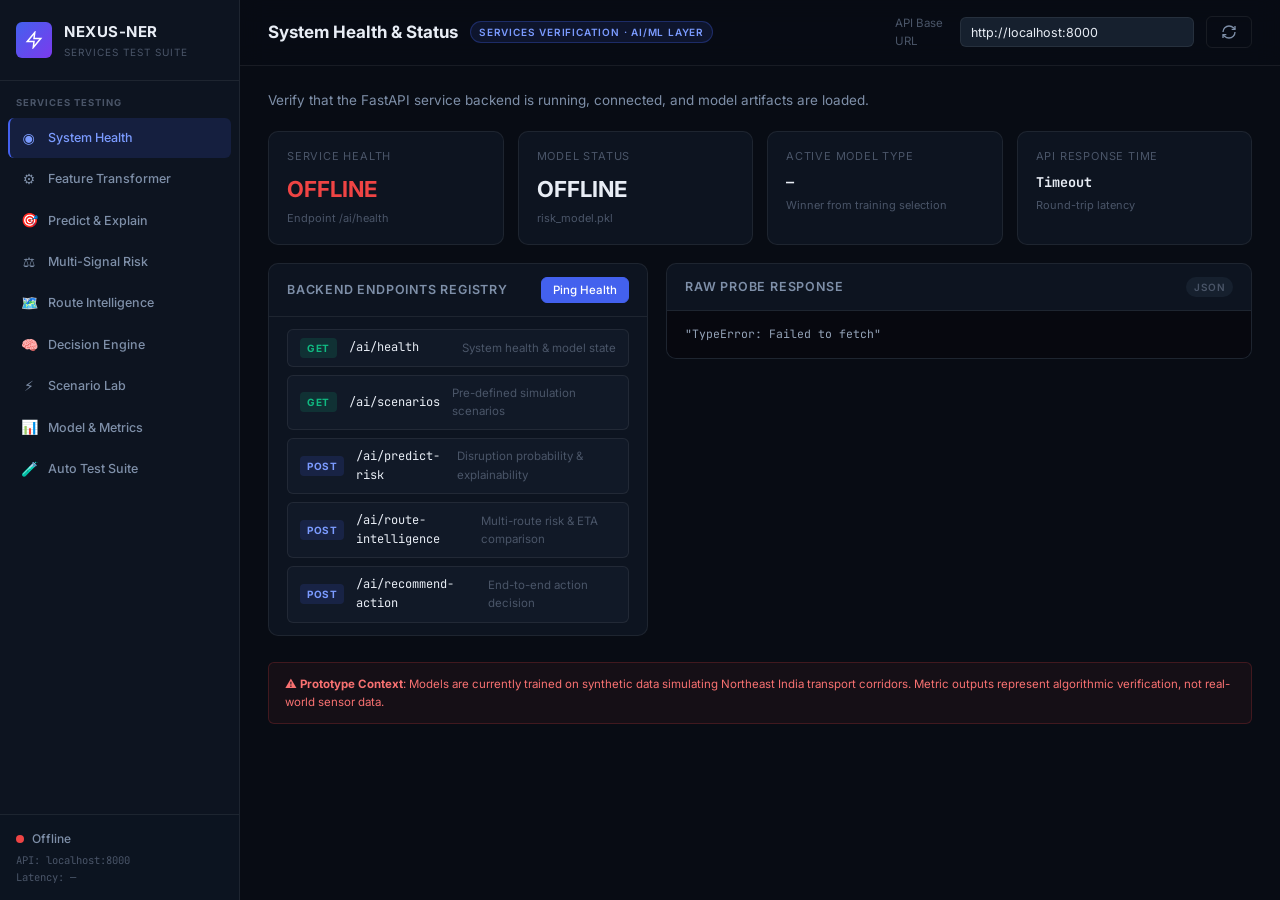
<file: index.html>
<!DOCTYPE html>
<html lang="en">
<head>
  <meta charset="UTF-8" />
  <meta name="viewport" content="width=device-width, initial-scale=1.0" />
  <title>NEXUS-NER | All-in-One Services Test Suite & Intelligence Dashboard</title>
  <meta name="description" content="Comprehensive testing interface for all NEXUS-NER services components: Health, Feature Engineering, Prediction, Risk Engine, Routing, Recommendations, Scenarios, and Model Metrics." />
  <link rel="preconnect" href="https://fonts.googleapis.com" />
  <link rel="preconnect" href="https://fonts.gstatic.com" crossorigin />
  <link href="https://fonts.googleapis.com/css2?family=Inter:wght@300;400;500;600;700;800&family=JetBrains+Mono:wght@400;500;600&display=swap" rel="stylesheet" />
  <style>
    /* ============================================================
   NEXUS-NER | All-in-One Services Test Suite — Stylesheet
   Dark mode, modern glassmorphism, responsive data displays
   ============================================================ */

@import url('https://fonts.googleapis.com/css2?family=Inter:wght@300;400;500;600;700;800&family=JetBrains+Mono:wght@400;500;600&display=swap');

/* ── Reset & CSS Variables ───────────────────────────────────────────────── */

*, *::before, *::after { box-sizing: border-box; margin: 0; padding: 0; }

:root {
  /* Surface colors */
  --bg:          #080c14;
  --surface:     #0d1420;
  --surface-2:   #111927;
  --surface-3:   #16202e;
  --border:      rgba(255,255,255,0.07);
  --border-hover: rgba(255,255,255,0.15);

  /* Typography */
  --text-primary:   #e8edf5;
  --text-secondary: #7e8fa8;
  --text-muted:     #4a5568;

  /* Accent & Brand */
  --blue:     #4361ee;
  --blue-dim: rgba(67,97,238,0.15);
  --cyan:     #06b6d4;
  --purple:   #7c3aed;

  /* Risk Categories */
  --safe:     #10b981;
  --moderate: #f59e0b;
  --high:     #f97316;
  --critical: #ef4444;

  /* Action Colors */
  --monitor:  #10b981;
  --warn:     #f59e0b;
  --reroute:  #f97316;
  --block:    #ef4444;
  --escalate: #dc2626;

  /* Dimensions */
  --sidebar-w: 240px;
  --radius:    10px;
  --radius-sm: 6px;
}

html { scroll-behavior: smooth; }

body {
  font-family: 'Inter', system-ui, -apple-system, sans-serif;
  font-size: 13.5px;
  line-height: 1.6;
  background: var(--bg);
  color: var(--text-primary);
  display: flex;
  min-height: 100vh;
  overflow-x: hidden;
}

/* ── Sidebar ─────────────────────────────────────────────────────────────── */

.sidebar {
  width: var(--sidebar-w);
  min-height: 100vh;
  background: var(--surface);
  border-right: 1px solid var(--border);
  display: flex;
  flex-direction: column;
  position: fixed;
  top: 0; left: 0; bottom: 0;
  z-index: 100;
}

.sidebar-brand {
  display: flex;
  align-items: center;
  gap: 12px;
  padding: 20px 16px;
  border-bottom: 1px solid var(--border);
}

.brand-icon {
  width: 36px; height: 36px;
  background: linear-gradient(135deg, var(--blue), var(--purple));
  border-radius: var(--radius-sm);
  display: grid; place-items: center;
  color: #fff;
  flex-shrink: 0;
}
.brand-icon svg { width: 18px; height: 18px; }

.brand-name {
  font-size: 15px;
  font-weight: 700;
  letter-spacing: 0.5px;
  color: var(--text-primary);
}
.brand-sub {
  font-size: 10px;
  color: var(--text-muted);
  text-transform: uppercase;
  letter-spacing: 1px;
}

.sidebar-section-label {
  font-size: 9.5px;
  font-weight: 700;
  text-transform: uppercase;
  letter-spacing: 1px;
  color: var(--text-muted);
  padding: 14px 16px 4px;
}

.sidebar-nav {
  flex: 1;
  padding: 4px 8px 12px;
  display: flex;
  flex-direction: column;
  gap: 2px;
  overflow-y: auto;
}

.nav-item {
  display: flex;
  align-items: center;
  gap: 10px;
  padding: 8.5px 12px;
  border-radius: var(--radius-sm);
  color: var(--text-secondary);
  text-decoration: none;
  font-size: 12.5px;
  font-weight: 500;
  transition: all 0.18s;
  cursor: pointer;
}
.nav-item:hover {
  background: var(--surface-3);
  color: var(--text-primary);
}
.nav-item.active {
  background: var(--blue-dim);
  color: #7b9bff;
  border-left: 2.5px solid var(--blue);
  padding-left: 9.5px;
}
.nav-icon { font-size: 14px; width: 18px; text-align: center; }

.sidebar-footer {
  padding: 14px 16px;
  border-top: 1px solid var(--border);
  background: rgba(13, 20, 32, 0.5);
}
.api-status {
  display: flex;
  align-items: center;
  gap: 8px;
  margin-bottom: 4px;
  font-size: 12px;
  font-weight: 500;
  color: var(--text-secondary);
}
.status-dot {
  width: 8px; height: 8px;
  border-radius: 50%;
  background: var(--text-muted);
  transition: background 0.3s;
  flex-shrink: 0;
}
.status-dot.ok      { background: var(--safe); box-shadow: 0 0 8px var(--safe); }
.status-dot.error   { background: var(--critical); }
.status-dot.loading { background: var(--moderate); animation: pulse 1s infinite; }

.api-url-label, .latency-label {
  font-size: 10.5px;
  color: var(--text-muted);
  font-family: 'JetBrains Mono', monospace;
}

/* ── Main Structure ──────────────────────────────────────────────────────── */

.main {
  margin-left: var(--sidebar-w);
  flex: 1;
  display: flex;
  flex-direction: column;
  min-height: 100vh;
}

/* ── Topbar ──────────────────────────────────────────────────────────────── */

.topbar {
  display: flex;
  align-items: center;
  justify-content: space-between;
  padding: 14px 28px;
  border-bottom: 1px solid var(--border);
  background: rgba(8,12,20,0.85);
  backdrop-filter: blur(12px);
  position: sticky;
  top: 0;
  z-index: 50;
}
.topbar-left { display: flex; align-items: center; gap: 12px; }
.topbar-title { font-size: 17px; font-weight: 700; }
.topbar-badge {
  font-size: 10px;
  font-weight: 600;
  text-transform: uppercase;
  letter-spacing: 0.8px;
  background: rgba(67,97,238,0.12);
  color: #7b9bff;
  border: 1px solid rgba(67,97,238,0.3);
  padding: 2px 8px;
  border-radius: 20px;
}
.topbar-right { display: flex; align-items: center; gap: 12px; }

.api-config {
  display: flex;
  align-items: center;
  gap: 8px;
  font-size: 11.5px;
  color: var(--text-muted);
}
.api-config input {
  font-family: 'JetBrains Mono', monospace;
  font-size: 12px;
  width: 190px;
}

/* ── Tab Content Container ───────────────────────────────────────────────── */

.tab-content {
  display: none;
  padding: 24px 28px;
  animation: fadeIn 0.2s ease;
}
.tab-content.active { display: block; }

@keyframes fadeIn {
  from { opacity: 0; transform: translateY(6px); }
  to   { opacity: 1; transform: translateY(0); }
}

.section-desc {
  color: var(--text-secondary);
  margin-bottom: 20px;
  font-size: 13.5px;
}

/* ── Cards & Layout ──────────────────────────────────────────────────────── */

.card {
  background: var(--surface);
  border: 1px solid var(--border);
  border-radius: var(--radius);
  margin-bottom: 18px;
  overflow: hidden;
  transition: border-color 0.2s;
}
.card:hover { border-color: var(--border-hover); }

.card-header {
  display: flex;
  align-items: center;
  justify-content: space-between;
  padding: 13px 18px;
  border-bottom: 1px solid var(--border);
}
.card-header h2 {
  font-size: 12.5px;
  font-weight: 600;
  text-transform: uppercase;
  letter-spacing: 0.8px;
  color: var(--text-secondary);
}

.card-body-padded {
  padding: 16px 18px;
  display: flex;
  flex-direction: column;
  gap: 8px;
}

.card-grid {
  display: grid;
  gap: 14px;
  margin-bottom: 18px;
}
.card-grid.cols-4 { grid-template-columns: repeat(4, 1fr); }
.card-grid.cols-3 { grid-template-columns: repeat(3, 1fr); }
.card-grid.cols-2 { grid-template-columns: repeat(2, 1fr); }

.stat-card {
  background: var(--surface);
  border: 1px solid var(--border);
  border-radius: var(--radius);
  padding: 16px 18px;
}
.stat-label {
  font-size: 11px;
  text-transform: uppercase;
  letter-spacing: 0.8px;
  color: var(--text-muted);
  margin-bottom: 6px;
}
.stat-value {
  font-size: 22px;
  font-weight: 700;
  color: var(--text-primary);
  margin-bottom: 3px;
}
.stat-value.small { font-size: 13.5px; font-family: 'JetBrains Mono', monospace; }
.stat-value.ok     { color: var(--safe); }
.stat-value.error  { color: var(--critical); }
.stat-sub { font-size: 11px; color: var(--text-muted); }

.two-col {
  display: grid;
  grid-template-columns: 380px 1fr;
  gap: 18px;
  align-items: start;
}

/* ── Code Blocks ─────────────────────────────────────────────────────────── */

.code-block {
  font-family: 'JetBrains Mono', monospace;
  font-size: 11.5px;
  line-height: 1.65;
  color: #94a3b8;
  background: #07080f;
  padding: 14px 18px;
  overflow-x: auto;
  white-space: pre;
  max-height: 360px;
  overflow-y: auto;
}

/* ── Buttons ─────────────────────────────────────────────────────────────── */

.btn {
  display: inline-flex;
  align-items: center;
  gap: 6px;
  padding: 7px 14px;
  border-radius: var(--radius-sm);
  font-size: 12.5px;
  font-weight: 500;
  cursor: pointer;
  border: 1px solid transparent;
  transition: all 0.18s;
  font-family: inherit;
}
.btn:disabled { opacity: 0.5; cursor: not-allowed; }
.btn-primary {
  background: var(--blue);
  color: #fff;
  border-color: var(--blue);
}
.btn-primary:hover:not(:disabled) {
  background: #5472f0;
  box-shadow: 0 0 16px rgba(67,97,238,0.4);
}
.btn-ghost {
  background: transparent;
  color: var(--text-secondary);
  border-color: var(--border);
}
.btn-ghost:hover { background: var(--surface-3); color: var(--text-primary); }
.btn-sm { padding: 5px 11px; font-size: 11.5px; }

/* ── Forms & Inputs ──────────────────────────────────────────────────────── */

.feature-form { padding: 14px 18px; display: flex; flex-direction: column; gap: 9px; }

.form-row {
  display: grid;
  grid-template-columns: 140px 1fr;
  align-items: center;
  gap: 12px;
}
.form-row label {
  font-size: 12px;
  color: var(--text-secondary);
  font-weight: 500;
}
.form-section-title {
  font-size: 10.5px;
  text-transform: uppercase;
  letter-spacing: 1px;
  color: var(--text-muted);
  padding: 6px 0 2px;
  border-top: 1px solid var(--border);
  margin-top: 4px;
}

input[type="text"],
input[type="number"],
select {
  background: var(--surface-3);
  border: 1px solid var(--border);
  border-radius: var(--radius-sm);
  color: var(--text-primary);
  padding: 6.5px 10px;
  font-family: inherit;
  font-size: 12.5px;
  width: 100%;
  outline: none;
  transition: border-color 0.18s;
}
input[type="text"]:focus,
input[type="number"]:focus,
select:focus { border-color: var(--blue); }

select option { background: var(--surface-2); }

input[type="range"] {
  -webkit-appearance: none;
  appearance: none;
  width: 100%;
  height: 4px;
  background: var(--surface-3);
  border-radius: 2px;
  outline: none;
  cursor: pointer;
}
input[type="range"]::-webkit-slider-thumb {
  -webkit-appearance: none;
  width: 14px; height: 14px;
  border-radius: 50%;
  background: var(--blue);
  cursor: pointer;
  transition: box-shadow 0.18s;
}
input[type="range"]::-webkit-slider-thumb:hover {
  box-shadow: 0 0 10px rgba(67,97,238,0.6);
}

.input-with-value {
  display: flex;
  align-items: center;
  gap: 10px;
}
.input-with-value span {
  font-family: 'JetBrains Mono', monospace;
  font-size: 12px;
  color: var(--cyan);
  min-width: 40px;
  text-align: right;
}

/* ── Badges ──────────────────────────────────────────────────────────────── */

.badge {
  display: inline-block;
  padding: 2px 7px;
  border-radius: 4px;
  font-size: 10px;
  font-weight: 700;
  letter-spacing: 0.5px;
  text-transform: uppercase;
}
.badge.get  { background: rgba(16,185,129,0.15); color: var(--safe); }
.badge.post { background: rgba(67,97,238,0.15); color: #7b9bff; }
.badge.safe { background: rgba(16,185,129,0.15); color: var(--safe); }
.badge.moderate { background: rgba(245,158,11,0.15); color: var(--moderate); }
.badge.high { background: rgba(249,115,22,0.15); color: var(--high); }
.badge.critical { background: rgba(239,68,68,0.15); color: var(--critical); }

.badge-tag {
  font-size: 10px;
  font-weight: 600;
  text-transform: uppercase;
  letter-spacing: 0.5px;
  background: var(--surface-3);
  color: var(--text-muted);
  padding: 2px 8px;
  border-radius: 12px;
}

.badge-pill {
  display: inline-block;
  padding: 3px 9px;
  border-radius: 12px;
  font-size: 10px;
  font-weight: 700;
  text-transform: uppercase;
  letter-spacing: 0.5px;
}
.badge-pill.idle { background: var(--surface-3); color: var(--text-muted); }
.badge-pill.pass { background: rgba(16,185,129,0.15); color: var(--safe); border: 1px solid rgba(16,185,129,0.3); }
.badge-pill.fail { background: rgba(239,68,68,0.15); color: var(--critical); border: 1px solid rgba(239,68,68,0.3); }
.badge-pill.running { background: rgba(245,158,11,0.15); color: var(--moderate); }

/* ── Endpoints List ──────────────────────────────────────────────────────── */

.endpoints-list { padding: 12px 18px; display: flex; flex-direction: column; gap: 8px; }
.endpoint-item {
  display: flex;
  align-items: center;
  gap: 12px;
  padding: 8px 12px;
  background: var(--surface-2);
  border-radius: var(--radius-sm);
  border: 1px solid var(--border);
  font-size: 12px;
}
.endpoint-item code { font-family: 'JetBrains Mono', monospace; color: var(--text-primary); }
.endpoint-desc { color: var(--text-muted); margin-left: auto; font-size: 11.5px; }

/* ── Feature Calculator Box ──────────────────────────────────────────────── */

.feature-calc-box {
  padding: 16px 18px;
  display: grid;
  grid-template-columns: repeat(2, 1fr);
  gap: 12px;
}
.calc-card {
  background: var(--surface-2);
  border: 1px solid var(--border);
  border-radius: var(--radius-sm);
  padding: 12px;
}
.calc-card-title {
  font-size: 11px;
  text-transform: uppercase;
  letter-spacing: 0.8px;
  color: var(--text-muted);
  margin-bottom: 4px;
}
.calc-card-val {
  font-size: 20px;
  font-weight: 700;
  color: var(--cyan);
  font-family: 'JetBrains Mono', monospace;
}
.calc-card-formula {
  font-size: 10px;
  color: var(--text-muted);
  margin-top: 4px;
  font-family: 'JetBrains Mono', monospace;
}

/* ── Risk & Gauge Displays ───────────────────────────────────────────────── */

.risk-gauge {
  display: flex;
  flex-direction: column;
  align-items: center;
  padding: 24px 18px 16px;
}
.risk-probability {
  font-size: 50px;
  font-weight: 800;
  line-height: 1;
  margin-bottom: 4px;
  background: linear-gradient(135deg, #fff, #94a3b8);
  -webkit-background-clip: text;
  background-clip: text;
  -webkit-text-fill-color: transparent;
}
.risk-label-badge {
  display: inline-flex;
  align-items: center;
  gap: 6px;
  padding: 4px 14px;
  border-radius: 20px;
  font-size: 12.5px;
  font-weight: 700;
  letter-spacing: 1px;
  margin-bottom: 14px;
}
.risk-label-badge.SAFE     { background: rgba(16,185,129,0.15); color: var(--safe);     border: 1px solid rgba(16,185,129,0.3); }
.risk-label-badge.MODERATE { background: rgba(245,158,11,0.15); color: var(--moderate); border: 1px solid rgba(245,158,11,0.3); }
.risk-label-badge.HIGH     { background: rgba(249,115,22,0.15); color: var(--high);     border: 1px solid rgba(249,115,22,0.3); }
.risk-label-badge.CRITICAL { background: rgba(239,68,68,0.15);  color: var(--critical); border: 1px solid rgba(239,68,68,0.3); }

.risk-bar-track {
  width: 100%;
  height: 7px;
  background: var(--surface-3);
  border-radius: 4px;
  overflow: hidden;
}
.risk-bar-fill {
  height: 100%;
  border-radius: 4px;
  transition: width 0.6s cubic-bezier(0.34, 1.56, 0.64, 1);
}
.risk-bar-fill.SAFE     { background: linear-gradient(90deg, #10b981, #34d399); }
.risk-bar-fill.MODERATE { background: linear-gradient(90deg, #f59e0b, #fbbf24); }
.risk-bar-fill.HIGH     { background: linear-gradient(90deg, #f97316, #fb923c); }
.risk-bar-fill.CRITICAL { background: linear-gradient(90deg, #ef4444, #f87171); }

/* ── Components Breakdown ────────────────────────────────────────────────── */

.components-list {
  padding: 12px 18px;
  display: flex;
  flex-direction: column;
  gap: 9px;
}
.component-row { display: flex; flex-direction: column; gap: 3px; }
.component-header {
  display: flex;
  justify-content: space-between;
  font-size: 11px;
  color: var(--text-secondary);
}
.component-bar-track {
  height: 5px;
  background: var(--surface-3);
  border-radius: 3px;
  overflow: hidden;
}
.component-bar-fill {
  height: 100%;
  border-radius: 3px;
  background: linear-gradient(90deg, var(--blue), var(--cyan));
  transition: width 0.5s ease;
}

/* ── Factors List ────────────────────────────────────────────────────────── */

.factors-list {
  padding: 12px 18px 12px 34px;
  display: flex;
  flex-direction: column;
  gap: 7px;
}
.factors-list li {
  font-size: 12.5px;
  color: var(--text-primary);
  padding: 5px 0;
  border-bottom: 1px solid var(--border);
}
.factors-list li:last-child { border-bottom: none; }

/* ── Formula Box ─────────────────────────────────────────────────────────── */

.formula-box {
  padding: 18px;
  background: #07080f;
  font-family: 'JetBrains Mono', monospace;
  font-size: 13px;
  color: #7b9bff;
  border-bottom: 1px solid var(--border);
  overflow-x: auto;
}

.threshold-legend {
  padding: 14px 18px;
  display: flex;
  flex-direction: column;
  gap: 8px;
}
.thresh-item {
  display: flex;
  justify-content: space-between;
  align-items: center;
  font-size: 12px;
  color: var(--text-secondary);
}

/* ── Scenarios Grid ──────────────────────────────────────────────────────── */

.scenarios-grid {
  display: grid;
  grid-template-columns: repeat(auto-fill, minmax(260px, 1fr));
  gap: 14px;
  padding: 18px;
}
.scenario-card {
  background: var(--surface-2);
  border: 1px solid var(--border);
  border-radius: var(--radius-sm);
  padding: 14px;
  transition: border-color 0.2s, transform 0.2s;
}
.scenario-card:hover { border-color: var(--border-hover); transform: translateY(-2px); }

.scenario-name {
  font-size: 11.5px;
  font-weight: 700;
  text-transform: uppercase;
  letter-spacing: 0.8px;
  margin-bottom: 4px;
}
.scenario-description {
  font-size: 11px;
  color: var(--text-muted);
  margin-bottom: 10px;
  line-height: 1.4;
}
.scenario-probability {
  font-size: 26px;
  font-weight: 800;
  margin-bottom: 2px;
}
.scenario-level {
  font-size: 10.5px;
  font-weight: 600;
  text-transform: uppercase;
  letter-spacing: 1px;
  margin-bottom: 8px;
}
.scenario-bar-track {
  height: 4px;
  background: var(--surface-3);
  border-radius: 2px;
  overflow: hidden;
  margin-bottom: 10px;
}
.scenario-bar-fill { height: 100%; border-radius: 2px; }

.scenario-inputs { display: flex; gap: 6px; flex-wrap: wrap; }
.scenario-chip {
  font-size: 9.5px;
  padding: 2px 6px;
  border-radius: 10px;
  background: var(--surface-3);
  color: var(--text-muted);
}

/* ── Route Cards ─────────────────────────────────────────────────────────── */

.route-cards { display: flex; flex-direction: column; gap: 10px; padding: 14px 18px; }
.route-card {
  display: flex;
  align-items: center;
  gap: 14px;
  padding: 12px 14px;
  background: var(--surface-2);
  border: 1px solid var(--border);
  border-radius: var(--radius-sm);
  transition: border-color 0.2s;
}
.route-card.recommended {
  border-color: rgba(67,97,238,0.5);
  background: rgba(67,97,238,0.08);
}
.route-badge {
  font-size: 10px;
  font-weight: 700;
  text-transform: uppercase;
  letter-spacing: 0.5px;
  padding: 3px 8px;
  border-radius: 10px;
  white-space: nowrap;
}
.route-badge.fastest  { background: rgba(6,182,212,0.15); color: var(--cyan); }
.route-badge.safest   { background: rgba(16,185,129,0.15); color: var(--safe); }
.route-badge.balanced { background: rgba(124,58,237,0.15); color: #a78bfa; }
.route-badge.recommended { background: rgba(67,97,238,0.2); color: #7b9bff; }

.route-info { flex: 1; }
.route-label { font-size: 13px; font-weight: 600; }
.route-desc  { font-size: 11px; color: var(--text-muted); }

.route-stats { display: flex; gap: 16px; text-align: right; }
.route-stat-val { font-size: 15px; font-weight: 700; }
.route-stat-lbl { font-size: 10px; color: var(--text-muted); }

/* ── Action Result Display ───────────────────────────────────────────────── */

.action-result-card { border-top: 3px solid transparent; }
.action-result-card.MONITOR  { border-top-color: var(--monitor); }
.action-result-card.WARN     { border-top-color: var(--warn); }
.action-result-card.REROUTE  { border-top-color: var(--reroute); }
.action-result-card.BLOCK_ROUTE { border-top-color: var(--block); }
.action-result-card.ESCALATE { border-top-color: var(--escalate); }

.action-display { padding: 18px; }
.action-badge {
  display: inline-flex;
  align-items: center;
  gap: 8px;
  padding: 6px 14px;
  border-radius: 6px;
  font-size: 14px;
  font-weight: 800;
  letter-spacing: 1px;
  margin-bottom: 10px;
}
.action-badge.MONITOR    { background: rgba(16,185,129,0.15);  color: var(--monitor);  border: 1px solid rgba(16,185,129,0.3); }
.action-badge.WARN       { background: rgba(245,158,11,0.15);  color: var(--warn);     border: 1px solid rgba(245,158,11,0.3); }
.action-badge.REROUTE    { background: rgba(249,115,22,0.15);  color: var(--reroute);  border: 1px solid rgba(249,115,22,0.3); }
.action-badge.BLOCK_ROUTE{ background: rgba(239,68,68,0.15);   color: var(--block);    border: 1px solid rgba(239,68,68,0.3); }
.action-badge.ESCALATE   { background: rgba(220,38,38,0.15);   color: var(--escalate); border: 1px solid rgba(220,38,38,0.3); animation: pulse-red 1.5s infinite; }

@keyframes pulse-red {
  0%, 100% { box-shadow: 0 0 0 0 rgba(220,38,38,0.4); }
  50%       { box-shadow: 0 0 0 8px rgba(220,38,38,0); }
}

.action-priority { font-size: 11px; color: var(--text-muted); margin-bottom: 10px; }
.action-reason   { font-size: 12.5px; color: var(--text-secondary); line-height: 1.6; margin-bottom: 12px; }

.action-factors-title {
  font-size: 10.5px;
  text-transform: uppercase;
  letter-spacing: 0.8px;
  color: var(--text-muted);
  margin-bottom: 6px;
}
.factor-tag {
  display: inline-block;
  font-size: 10.5px;
  padding: 2.5px 8px;
  border-radius: 20px;
  background: var(--surface-3);
  color: var(--text-secondary);
  margin: 2px 3px 2px 0;
  border: 1px solid var(--border);
}

/* ── Tables ──────────────────────────────────────────────────────────────── */

.metrics-table, .suite-table {
  width: 100%;
  border-collapse: collapse;
  font-size: 12px;
}
.metrics-table th, .suite-table th {
  padding: 10px 14px;
  text-align: left;
  background: var(--surface-2);
  border-bottom: 1px solid var(--border);
  color: var(--text-muted);
  font-size: 10.5px;
  text-transform: uppercase;
  letter-spacing: 0.8px;
}
.metrics-table td, .suite-table td {
  padding: 11px 14px;
  border-bottom: 1px solid var(--border);
  color: var(--text-secondary);
}
.metrics-table tr.winner-row td {
  background: rgba(16,185,129,0.05);
  color: var(--text-primary);
}

.suite-table code {
  font-family: 'JetBrains Mono', monospace;
  color: #7b9bff;
}
.suite-time { font-family: 'JetBrains Mono', monospace; font-size: 11px; }

/* ── Disclaimer Box ──────────────────────────────────────────────────────── */

.disclaimer-box {
  background: rgba(239,68,68,0.06);
  border: 1px solid rgba(239,68,68,0.2);
  border-radius: var(--radius-sm);
  padding: 12px 16px;
  font-size: 11.5px;
  color: #f87171;
  margin-top: 8px;
}

/* ── Empty State ─────────────────────────────────────────────────────────── */

.empty-state {
  color: var(--text-muted);
  font-size: 12.5px;
  padding: 24px 18px;
  text-align: center;
}

/* ── Loading Overlay ─────────────────────────────────────────────────────── */

.loading-overlay {
  display: none;
  position: fixed;
  inset: 0;
  background: rgba(8,12,20,0.75);
  backdrop-filter: blur(4px);
  z-index: 999;
  justify-content: center;
  align-items: center;
  flex-direction: column;
  gap: 14px;
}
.loading-overlay.visible { display: flex; }

.loading-spinner {
  width: 38px; height: 38px;
  border: 3px solid var(--border);
  border-top-color: var(--blue);
  border-radius: 50%;
  animation: spin 0.7s linear infinite;
}
.loading-text { font-size: 13px; color: var(--text-secondary); }

@keyframes spin  { to { transform: rotate(360deg); } }
@keyframes pulse { 0%, 100% { opacity: 1; } 50% { opacity: 0.4; } }

/* ── Scrollbars & Responsiveness ─────────────────────────────────────────── */

::-webkit-scrollbar { width: 6px; height: 6px; }
::-webkit-scrollbar-track { background: var(--bg); }
::-webkit-scrollbar-thumb { background: #1e2d42; border-radius: 3px; }
::-webkit-scrollbar-thumb:hover { background: #2a3f5a; }

@media (max-width: 1100px) {
  .two-col { grid-template-columns: 1fr; }
  .card-grid.cols-4 { grid-template-columns: 1fr 1fr; }
  .card-grid.cols-3 { grid-template-columns: 1fr 1fr; }
}
@media (max-width: 700px) {
  :root { --sidebar-w: 0px; }
  .sidebar { display: none; }
  .main { margin-left: 0; }
  .card-grid.cols-4, .card-grid.cols-3 { grid-template-columns: 1fr; }
}

  </style>
</head>
<body>

  <!-- ── Sidebar ─────────────────────────────────────────────────────────── -->
  <aside class="sidebar" id="sidebar">
    <div class="sidebar-brand">
      <div class="brand-icon">
        <svg viewBox="0 0 24 24" fill="none" stroke="currentColor" stroke-width="2"><polygon points="13 2 3 14 12 14 11 22 21 10 12 10 13 2"/></svg>
      </div>
      <div>
        <div class="brand-name">NEXUS-NER</div>
        <div class="brand-sub">Services Test Suite</div>
      </div>
    </div>

    <div class="sidebar-section-label">SERVICES TESTING</div>
    <nav class="sidebar-nav">
      <a href="#" class="nav-item active" data-tab="health" id="nav-health">
        <span class="nav-icon">◉</span> System Health
      </a>
      <a href="#" class="nav-item" data-tab="features" id="nav-features">
        <span class="nav-icon">⚙️</span> Feature Transformer
      </a>
      <a href="#" class="nav-item" data-tab="predict" id="nav-predict">
        <span class="nav-icon">🎯</span> Predict & Explain
      </a>
      <a href="#" class="nav-item" data-tab="risk" id="nav-risk">
        <span class="nav-icon">⚖️</span> Multi-Signal Risk
      </a>
      <a href="#" class="nav-item" data-tab="routes" id="nav-routes">
        <span class="nav-icon">🗺️</span> Route Intelligence
      </a>
      <a href="#" class="nav-item" data-tab="recommend" id="nav-recommend">
        <span class="nav-icon">🧠</span> Decision Engine
      </a>
      <a href="#" class="nav-item" data-tab="scenarios" id="nav-scenarios">
        <span class="nav-icon">⚡</span> Scenario Lab
      </a>
      <a href="#" class="nav-item" data-tab="metrics" id="nav-metrics">
        <span class="nav-icon">📊</span> Model & Metrics
      </a>
      <a href="#" class="nav-item" data-tab="suite" id="nav-suite">
        <span class="nav-icon">🧪</span> Auto Test Suite
      </a>
    </nav>

    <div class="sidebar-footer">
      <div class="api-status" id="apiStatus">
        <span class="status-dot" id="statusDot"></span>
        <span id="statusText">Connecting…</span>
      </div>
      <div class="api-url-label">API: <span id="apiUrlLabel">localhost:8000</span></div>
      <div class="latency-label">Latency: <span id="apiLatency">—</span></div>
    </div>
  </aside>

  <!-- ── Main Content Area ────────────────────────────────────────────────── -->
  <main class="main">

    <!-- Topbar -->
    <header class="topbar">
      <div class="topbar-left">
        <h1 class="topbar-title" id="pageTitle">System Health & Status</h1>
        <span class="topbar-badge">SERVICES VERIFICATION · AI/ML LAYER</span>
      </div>
      <div class="topbar-right">
        <div class="api-config">
          <label for="apiBaseInput">API Base URL</label>
          <input type="text" id="apiBaseInput" value="http://localhost:8000" spellcheck="false" />
        </div>
        <button class="btn btn-ghost" id="refreshBtn" title="Ping Server">
          <svg viewBox="0 0 24 24" fill="none" stroke="currentColor" stroke-width="2" width="16"><path d="M3 12a9 9 0 0 1 9-9 9.75 9.75 0 0 1 6.74 2.74L21 8"/><path d="M21 3v5h-5"/><path d="M21 12a9 9 0 0 1-9 9 9.75 9.75 0 0 1-6.74-2.74L3 16"/><path d="M8 16H3v5"/></svg>
        </button>
      </div>
    </header>

    <!-- ═══════════════════════ TAB 1: SYSTEM HEALTH ═══════════════════════ -->
    <section class="tab-content active" id="tab-health">
      <div class="section-desc">Verify that the FastAPI service backend is running, connected, and model artifacts are loaded.</div>

      <div class="card-grid cols-4">
        <div class="stat-card" id="statStatus">
          <div class="stat-label">Service Health</div>
          <div class="stat-value" id="hStatus">—</div>
          <div class="stat-sub" id="hStatusSub">Endpoint /ai/health</div>
        </div>
        <div class="stat-card" id="statModel">
          <div class="stat-label">Model Status</div>
          <div class="stat-value" id="hModel">—</div>
          <div class="stat-sub">risk_model.pkl</div>
        </div>
        <div class="stat-card">
          <div class="stat-label">Active Model Type</div>
          <div class="stat-value small" id="hModelType">—</div>
          <div class="stat-sub">Winner from training selection</div>
        </div>
        <div class="stat-card">
          <div class="stat-label">API Response Time</div>
          <div class="stat-value small" id="hLatency">—</div>
          <div class="stat-sub">Round-trip latency</div>
        </div>
      </div>

      <div class="two-col">
        <div class="card">
          <div class="card-header">
            <h2>Backend Endpoints Registry</h2>
            <button class="btn btn-primary btn-sm" id="btnHealth">Ping Health</button>
          </div>
          <div class="endpoints-list">
            <div class="endpoint-item"><span class="badge get">GET</span> <code>/ai/health</code> <span class="endpoint-desc">System health & model state</span></div>
            <div class="endpoint-item"><span class="badge get">GET</span> <code>/ai/scenarios</code> <span class="endpoint-desc">Pre-defined simulation scenarios</span></div>
            <div class="endpoint-item"><span class="badge post">POST</span> <code>/ai/predict-risk</code> <span class="endpoint-desc">Disruption probability & explainability</span></div>
            <div class="endpoint-item"><span class="badge post">POST</span> <code>/ai/route-intelligence</code> <span class="endpoint-desc">Multi-route risk & ETA comparison</span></div>
            <div class="endpoint-item"><span class="badge post">POST</span> <code>/ai/recommend-action</code> <span class="endpoint-desc">End-to-end action decision</span></div>
          </div>
        </div>

        <div class="card">
          <div class="card-header">
            <h2>Raw Probe Response</h2>
            <span class="badge-tag">JSON</span>
          </div>
          <pre class="code-block" id="healthOutput">Click "Ping Health" to test the AI service…</pre>
        </div>
      </div>

      <div class="disclaimer-box">
        ⚠️ <strong>Prototype Context</strong>: Models are currently trained on synthetic data simulating Northeast India transport corridors. Metric outputs represent algorithmic verification, not real-world sensor data.
      </div>
    </section>

    <!-- ═══════════════════════ TAB 2: FEATURE TRANSFORMER ═════════════════ -->
    <section class="tab-content" id="tab-features">
      <div class="section-desc">Test Module B (<code>features/feature_engineering.py</code>) to see how 18 raw inputs are transformed into 25 engineered domain features.</div>

      <div class="two-col">
        <div class="card">
          <div class="card-header">
            <h2>Raw Input Stream</h2>
            <button class="btn btn-ghost btn-sm" id="btnFeatureDefaults">Reset Defaults</button>
          </div>
          <div class="feature-form">
            <div class="form-section-title">🌧 Rainfall Inputs</div>
            <div class="form-row"><label>Rain 1h (mm)</label><input type="number" id="f_r1h" value="75" min="0" max="300" oninput="calcFeatures()" /></div>
            <div class="form-row"><label>Rain 3h (mm)</label><input type="number" id="f_r3h" value="180" min="0" max="600" oninput="calcFeatures()" /></div>
            <div class="form-row"><label>Rain 6h (mm)</label><input type="number" id="f_r6h" value="260" min="0" max="800" oninput="calcFeatures()" /></div>
            <div class="form-row"><label>Rain 24h (mm)</label><input type="number" id="f_r24h" value="380" min="0" max="1200" oninput="calcFeatures()" /></div>

            <div class="form-section-title">🛣 Road & Traffic</div>
            <div class="form-row"><label>Condition [0–1]</label><input type="number" id="f_rc" value="0.35" step="0.05" min="0" max="1" oninput="calcFeatures()" /></div>
            <div class="form-row"><label>Maintenance [0–1]</label><input type="number" id="f_ms" value="0.40" step="0.05" min="0" max="1" oninput="calcFeatures()" /></div>
            <div class="form-row"><label>Traffic [0–1]</label><input type="number" id="f_tl" value="0.70" step="0.05" min="0" max="1" oninput="calcFeatures()" /></div>
            <div class="form-row"><label>Avg Speed (km/h)</label><input type="number" id="f_spd" value="28" min="5" max="100" oninput="calcFeatures()" /></div>

            <div class="form-section-title">⛰ Terrain & History</div>
            <div class="form-row"><label>Slope (°)</label><input type="number" id="f_sl" value="22" min="0" max="60" oninput="calcFeatures()" /></div>
            <div class="form-row"><label>River Dist (km)</label><input type="number" id="f_rd" value="0.8" step="0.1" min="0.1" max="25" oninput="calcFeatures()" /></div>
            <div class="form-row"><label>Hist. Incidents</label><input type="number" id="f_hi" value="6" min="0" max="25" oninput="calcFeatures()" /></div>
          </div>
        </div>

        <div class="card">
          <div class="card-header">
            <h2>Transformed Composite Features (Live Client Emulation)</h2>
            <span class="badge-tag">25 Feature Channels</span>
          </div>
          <div id="featureCalcResults" class="feature-calc-box">
            <!-- Dynamically populated by JS -->
          </div>
        </div>
      </div>
    </section>

    <!-- ═══════════════════════ TAB 3: PREDICT & EXPLAIN ══════════════════ -->
    <section class="tab-content" id="tab-predict">
      <div class="section-desc">Test Module D (Inference), Module E (Risk Engine), and Module F (Explainability) together.</div>

      <div class="two-col">
        <div class="card">
          <div class="card-header">
            <h2>Inference Query Features</h2>
            <button class="btn btn-ghost btn-sm" id="btnLoadDemo">Load High-Risk Demo</button>
          </div>
          <form id="predictForm" class="feature-form">
            <div class="form-row"><label>Road ID</label><input type="text" id="p_road_id" value="NH13_042" /></div>
            
            <div class="form-section-title">🌧 Rainfall Conditions</div>
            <div class="form-row">
              <label>Rainfall 1h (mm)</label>
              <div class="input-with-value">
                <input type="range" id="p_rainfall_1h" min="0" max="200" step="1" value="90" oninput="syncVal(this,'p_rainfall_1h_v')" />
                <span id="p_rainfall_1h_v">90</span>
              </div>
            </div>
            <div class="form-row">
              <label>Rainfall 3h (mm)</label>
              <div class="input-with-value">
                <input type="range" id="p_rainfall_3h" min="0" max="500" step="5" value="210" oninput="syncVal(this,'p_rainfall_3h_v')" />
                <span id="p_rainfall_3h_v">210</span>
              </div>
            </div>

            <div class="form-section-title">🚗 Traffic & Road State</div>
            <div class="form-row">
              <label>Traffic Level [0–1]</label>
              <div class="input-with-value">
                <input type="range" id="p_traffic_level" min="0" max="1" step="0.01" value="0.75" oninput="syncVal(this,'p_traffic_v',true)" />
                <span id="p_traffic_v">0.75</span>
              </div>
            </div>
            <div class="form-row">
              <label>Road Condition [0–1]</label>
              <div class="input-with-value">
                <input type="range" id="p_road_condition" min="0" max="1" step="0.01" value="0.30" oninput="syncVal(this,'p_road_v',true)" />
                <span id="p_road_v">0.30</span>
              </div>
            </div>

            <div class="form-section-title">⛰ Terrain & History</div>
            <div class="form-row">
              <label>Slope (°)</label>
              <div class="input-with-value">
                <input type="range" id="p_slope" min="0" max="60" step="0.5" value="18" oninput="syncVal(this,'p_slope_v')" />
                <span id="p_slope_v">18</span>
              </div>
            </div>
            <div class="form-row">
              <label>River Distance (km)</label>
              <div class="input-with-value">
                <input type="range" id="p_river_distance" min="0.1" max="20" step="0.1" value="0.9" oninput="syncVal(this,'p_river_v',true)" />
                <span id="p_river_v">0.9</span>
              </div>
            </div>
            <div class="form-row">
              <label>Hist. Incidents</label>
              <div class="input-with-value">
                <input type="range" id="p_historical_incidents" min="0" max="20" step="1" value="7" oninput="syncVal(this,'p_hist_v')" />
                <span id="p_hist_v">7</span>
              </div>
            </div>

            <button type="submit" class="btn btn-primary" style="width:100%;margin-top:12px;">
              🎯 Run Prediction & Explainability
            </button>
          </form>
        </div>

        <div class="predict-results-col">
          <div class="card risk-result-card" id="riskResultCard">
            <div class="card-header"><h2>ML Disruption Probability</h2></div>
            <div id="riskResultContent" class="empty-state">Submit query above to run prediction.</div>
          </div>

          <div class="card">
            <div class="card-header"><h2>Multi-Signal Component Breakdown</h2></div>
            <div id="riskComponents" class="empty-state">—</div>
          </div>

          <div class="card">
            <div class="card-header"><h2>Top Contributing Factors (Explainability)</h2></div>
            <ol id="riskFactors" class="factors-list"><li class="empty-state">—</li></ol>
          </div>
        </div>
      </div>

      <div class="card">
        <div class="card-header"><h2>Raw Prediction API Response</h2></div>
        <pre class="code-block" id="predictOutput">—</pre>
      </div>
    </section>

    <!-- ═══════════════════════ TAB 4: MULTI-SIGNAL RISK ═══════════════════ -->
    <section class="tab-content" id="tab-risk">
      <div class="section-desc">Interactive formula explorer for Module E (<code>risk/risk_engine.py</code>). Test how weights blend ML probability with physical signals.</div>

      <div class="card">
        <div class="card-header">
          <h2>Weighted Risk Scoring Formula</h2>
          <span class="badge-tag">Normalized [0, 1]</span>
        </div>
        <div class="formula-box">
          <code>final_risk = 0.40·ML_prob + 0.20·Weather + 0.15·Road_Condition + 0.10·Traffic + 0.10·History + 0.05·Accessibility</code>
        </div>
      </div>

      <div class="card-grid cols-3">
        <div class="card">
          <div class="card-header"><h2>Category Thresholds</h2></div>
          <div class="threshold-legend">
            <div class="thresh-item safe"><span class="badge safe">SAFE</span> <span>0.00 – 0.25</span></div>
            <div class="thresh-item moderate"><span class="badge moderate">MODERATE</span> <span>0.25 – 0.50</span></div>
            <div class="thresh-item high"><span class="badge high">HIGH</span> <span>0.50 – 0.75</span></div>
            <div class="thresh-item critical"><span class="badge critical">CRITICAL</span> <span>0.75 – 1.00</span></div>
          </div>
        </div>

        <div class="card">
          <div class="card-header"><h2>Weather Weight (20%)</h2></div>
          <div class="card-body-padded">
            <p class="small-text">Blends 1h intensity with 3h and 24h accumulated rainfall plus relative humidity penalty.</p>
          </div>
        </div>

        <div class="card">
          <div class="card-header"><h2>Terrain & Access (5%)</h2></div>
          <div class="card-body-padded">
            <p class="small-text">Applies steep slope penalty ($\gt 15^\circ$) and river proximity risk ($\lt 1.5\text{ km}$).</p>
          </div>
        </div>
      </div>
    </section>

    <!-- ═══════════════════════ TAB 5: ROUTE INTELLIGENCE ═════════════════ -->
    <section class="tab-content" id="tab-routes">
      <div class="section-desc">Test Module H (<code>routing/route_intelligence.py</code>) across Northeast India transit corridors.</div>

      <div class="two-col">
        <div class="card">
          <div class="card-header"><h2>Route Configuration</h2></div>
          <form id="routeForm" class="feature-form">
            <div class="form-row">
              <label>Origin</label>
              <select id="r_origin">
                <option value="Guwahati" selected>Guwahati (Hub)</option>
              </select>
            </div>
            <div class="form-row">
              <label>Destination</label>
              <select id="r_destination">
                <option value="Tawang" selected>Tawang (Arunachal Pradesh)</option>
                <option value="Aizawl">Aizawl (Mizoram)</option>
                <option value="Itanagar">Itanagar (Arunachal Pradesh)</option>
              </select>
            </div>
            <div class="form-row">
              <label>Cargo Type</label>
              <select id="r_cargo_type">
                <option value="medical">Medical (Safety Critical)</option>
                <option value="supplies">Essential Supplies</option>
                <option value="general" selected>General Cargo</option>
                <option value="fuel">Fuel / Hazardous</option>
              </select>
            </div>
            <div class="form-row">
              <label>Priority</label>
              <select id="r_priority">
                <option value="emergency">Emergency Priority</option>
                <option value="standard" selected>Standard Priority</option>
              </select>
            </div>
            <button type="submit" class="btn btn-primary" style="width:100%;margin-top:12px;">
              🗺️ Evaluate Route Graph
            </button>
          </form>
        </div>

        <div class="card">
          <div class="card-header"><h2>Multi-Route Evaluation Matrix</h2></div>
          <div id="routeResults" class="empty-state">Submit query to evaluate route alternatives.</div>
        </div>
      </div>

      <div class="card" id="recommendationCard" style="display:none">
        <div class="card-header"><h2>🧠 Route Optimization Summary</h2></div>
        <div id="routeRecommendation"></div>
      </div>

      <div class="card">
        <div class="card-header"><h2>Raw Route Intelligence Response</h2></div>
        <pre class="code-block" id="routeOutput">—</pre>
      </div>
    </section>

    <!-- ═══════════════════════ TAB 6: DECISION ENGINE ════════════════════ -->
    <section class="tab-content" id="tab-recommend">
      <div class="section-desc">Test Module I (<code>recommendations/decision_engine.py</code>) end-to-end action classification (predict → risk score → explain → decide).</div>

      <div class="two-col">
        <div class="card">
          <div class="card-header">
            <h2>Action Decision Inputs</h2>
            <button class="btn btn-ghost btn-sm" id="btnLoadDemoRec">Load Medical Demo</button>
          </div>
          <form id="recommendForm" class="feature-form">
            <div class="form-row"><label>Road ID</label><input type="text" id="rec_road_id" value="NH13_042" /></div>
            <div class="form-row">
              <label>Rain 1h (mm)</label>
              <div class="input-with-value">
                <input type="range" id="rec_r1h" min="0" max="200" step="1" value="90" oninput="syncVal(this,'rec_r1h_v')" />
                <span id="rec_r1h_v">90</span>
              </div>
            </div>
            <div class="form-row">
              <label>Rain 3h (mm)</label>
              <div class="input-with-value">
                <input type="range" id="rec_r3h" min="0" max="500" step="5" value="210" oninput="syncVal(this,'rec_r3h_v')" />
                <span id="rec_r3h_v">210</span>
              </div>
            </div>
            <div class="form-row">
              <label>Road Condition</label>
              <div class="input-with-value">
                <input type="range" id="rec_rc" min="0" max="1" step="0.01" value="0.30" oninput="syncVal(this,'rec_rc_v',true)" />
                <span id="rec_rc_v">0.30</span>
              </div>
            </div>
            <div class="form-row">
              <label>Traffic Level</label>
              <div class="input-with-value">
                <input type="range" id="rec_tl" min="0" max="1" step="0.01" value="0.75" oninput="syncVal(this,'rec_tl_v',true)" />
                <span id="rec_tl_v">0.75</span>
              </div>
            </div>
            <div class="form-row">
              <label>Slope (°)</label>
              <div class="input-with-value">
                <input type="range" id="rec_sl" min="0" max="60" step="0.5" value="18" oninput="syncVal(this,'rec_sl_v')" />
                <span id="rec_sl_v">18</span>
              </div>
            </div>
            <div class="form-row">
              <label>River Distance</label>
              <div class="input-with-value">
                <input type="range" id="rec_rd" min="0.1" max="20" step="0.1" value="0.9" oninput="syncVal(this,'rec_rd_v',true)" />
                <span id="rec_rd_v">0.9</span>
              </div>
            </div>
            <div class="form-row">
              <label>Hist. Incidents</label>
              <div class="input-with-value">
                <input type="range" id="rec_hi" min="0" max="20" step="1" value="7" oninput="syncVal(this,'rec_hi_v')" />
                <span id="rec_hi_v">7</span>
              </div>
            </div>
            <div class="form-row">
              <label>Cargo Type</label>
              <select id="rec_cargo">
                <option value="medical" selected>Medical</option>
                <option value="general">General</option>
                <option value="supplies">Supplies</option>
                <option value="fuel">Fuel</option>
              </select>
            </div>
            <div class="form-row">
              <label>Priority</label>
              <select id="rec_priority">
                <option value="emergency" selected>Emergency</option>
                <option value="standard">Standard</option>
              </select>
            </div>
            <button type="submit" class="btn btn-primary" style="width:100%;margin-top:12px;">
              🧠 Execute Decision Pipeline
            </button>
          </form>
        </div>

        <div class="card action-result-card" id="actionCard">
          <div class="card-header"><h2>Generated Recommendation</h2></div>
          <div id="actionResult" class="empty-state">Submit query to trigger decision classifier.</div>
        </div>
      </div>

      <div class="card">
        <div class="card-header"><h2>Raw Decision Response</h2></div>
        <pre class="code-block" id="recommendOutput">—</pre>
      </div>
    </section>

    <!-- ═══════════════════════ TAB 7: SCENARIO LAB ═══════════════════════ -->
    <section class="tab-content" id="tab-scenarios">
      <div class="section-desc">Test Module G (<code>simulation/scenarios.py</code>) running 7 batch scenarios for SIH demonstration.</div>

      <div class="card">
        <div class="card-header">
          <h2>Simulation Scenario Batch</h2>
          <div style="display:flex;gap:8px;align-items:center;">
            <input type="text" id="scenarioRoadId" value="NH13_042" placeholder="Road ID" style="width:130px;" />
            <button class="btn btn-primary btn-sm" id="btnScenarios">Run All 7 Scenarios</button>
          </div>
        </div>
        <div id="scenariosGrid" class="scenarios-grid">
          <div class="empty-state">Click "Run All 7 Scenarios" to generate risk simulation matrix.</div>
        </div>
      </div>

      <div class="card">
        <div class="card-header"><h2>Raw Scenarios JSON Response</h2></div>
        <pre class="code-block" id="scenariosOutput">—</pre>
      </div>
    </section>

    <!-- ═══════════════════════ TAB 8: MODEL & METRICS ═════════════════════ -->
    <section class="tab-content" id="tab-metrics">
      <div class="section-desc">Inspect Module C artifacts: model selection scores, validation vs test metrics, and pipeline configuration.</div>

      <div class="card-grid cols-4">
        <div class="stat-card">
          <div class="stat-label">Winning Model</div>
          <div class="stat-value small">Logistic Regression</div>
          <div class="stat-sub">Higher Recall on rare disruptions</div>
        </div>
        <div class="stat-card">
          <div class="stat-label">Test F1 Score</div>
          <div class="stat-value ok">0.3123</div>
          <div class="stat-sub">Synthetic Test Split</div>
        </div>
        <div class="stat-card">
          <div class="stat-label">Test Recall</div>
          <div class="stat-value ok">0.5127</div>
          <div class="stat-sub">Priority Metric (Miss fewer risks)</div>
        </div>
        <div class="stat-card">
          <div class="stat-label">Test ROC-AUC</div>
          <div class="stat-value">0.6327</div>
          <div class="stat-sub">Discrimination capacity</div>
        </div>
      </div>

      <div class="two-col">
        <div class="card">
          <div class="card-header"><h2>Model Comparison (Validation Split)</h2></div>
          <table class="metrics-table">
            <thead>
              <tr>
                <th>Model</th>
                <th>Accuracy</th>
                <th>Precision</th>
                <th>Recall (Priority)</th>
                <th>F1 Score</th>
                <th>Status</th>
              </tr>
            </thead>
            <tbody>
              <tr class="winner-row">
                <td><strong>Logistic Regression (Balanced)</strong></td>
                <td>65.5%</td>
                <td>24.1%</td>
                <td><strong>55.5%</strong></td>
                <td><strong>0.3363</strong></td>
                <td><span class="badge safe">SELECTED</span></td>
              </tr>
              <tr>
                <td>Random Forest (100 Trees)</td>
                <td>81.2%</td>
                <td>36.5%</td>
                <td>26.3%</td>
                <td>0.3054</td>
                <td><span class="badge moderate">BASELINE</span></td>
              </tr>
            </tbody>
          </table>
        </div>

        <div class="card">
          <div class="card-header"><h2>Model Metadata & Serialization</h2></div>
          <div class="card-body-padded">
            <p class="small-text"><strong>Model Location</strong>: <code>services/ai/models/risk_model.pkl</code></p>
            <p class="small-text"><strong>Metadata Location</strong>: <code>services/ai/models/model_metadata.json</code></p>
            <p class="small-text"><strong>Input Dimension</strong>: 25 Engineered Features</p>
            <p class="small-text"><strong>Transformer</strong>: <code>RoadFeatureEngineer</code> (StandardScaler enabled)</p>
          </div>
        </div>
      </div>
    </section>

    <!-- ═══════════════════════ TAB 9: AUTOMATED TEST SUITE ═══════════════ -->
    <section class="tab-content" id="tab-suite">
      <div class="section-desc">Run an automated probe across all 5 REST API endpoints directly from the browser to verify full stack integration.</div>

      <div class="card">
        <div class="card-header">
          <h2>End-to-End API Integration Verification</h2>
          <button class="btn btn-primary btn-sm" id="btnRunSuite">▶ Run Full Verification</button>
        </div>
        <div class="suite-table-container">
          <table class="suite-table">
            <thead>
              <tr>
                <th>Target Component</th>
                <th>Method & Endpoint</th>
                <th>Payload</th>
                <th>Expected Outcome</th>
                <th>Response Time</th>
                <th>Status</th>
              </tr>
            </thead>
            <tbody id="suiteTableBody">
              <tr id="test-row-1">
                <td><strong>Module J (System)</strong></td>
                <td><code>GET /ai/health</code></td>
                <td><em>None</em></td>
                <td><code>status == "ok"</code>, <code>model_loaded == true</code></td>
                <td class="suite-time">—</td>
                <td class="suite-status"><span class="badge-pill idle">IDLE</span></td>
              </tr>
              <tr id="test-row-2">
                <td><strong>Module G (Simulation)</strong></td>
                <td><code>GET /ai/scenarios</code></td>
                <td><code>road_id="NH13_042"</code></td>
                <td>7 scenarios returned with risk scores</td>
                <td class="suite-time">—</td>
                <td class="suite-status"><span class="badge-pill idle">IDLE</span></td>
              </tr>
              <tr id="test-row-3">
                <td><strong>Modules D, E, F (Predict)</strong></td>
                <td><code>POST /ai/predict-risk</code></td>
                <td>Road features dictionary</td>
                <td>Probability in [0,1], 6 components, factors list</td>
                <td class="suite-time">—</td>
                <td class="suite-status"><span class="badge-pill idle">IDLE</span></td>
              </tr>
              <tr id="test-row-4">
                <td><strong>Module H (Routing)</strong></td>
                <td><code>POST /ai/route-intelligence</code></td>
                <td>Guwahati $\to$ Tawang (Medical)</td>
                <td>Fastest, Safest, Balanced routes present</td>
                <td class="suite-time">—</td>
                <td class="suite-status"><span class="badge-pill idle">IDLE</span></td>
              </tr>
              <tr id="test-row-5">
                <td><strong>Module I (Decision)</strong></td>
                <td><code>POST /ai/recommend-action</code></td>
                <td>High-risk emergency cargo</td>
                <td>Action in [WARN, REROUTE, ESCALATE, BLOCK]</td>
                <td class="suite-time">—</td>
                <td class="suite-status"><span class="badge-pill idle">IDLE</span></td>
              </tr>
            </tbody>
          </table>
        </div>
      </div>
    </section>

  </main>

  <!-- Loading overlay -->
  <div class="loading-overlay" id="loadingOverlay">
    <div class="loading-spinner"></div>
    <div class="loading-text" id="loadingText">Processing AI Pipeline…</div>
  </div>

  <script> 
  /**
 * NEXUS-NER | All-in-One Services Test Suite — JavaScript
 * Connects the UI to all backend AI/ML service endpoints and components.
 */

'use strict';

// ── State & Constants ──────────────────────────────────────────────────────

let API_BASE = 'http://localhost:8000';

const RISK_COLORS = {
  SAFE:     '#10b981',
  MODERATE: '#f59e0b',
  HIGH:     '#f97316',
  CRITICAL: '#ef4444',
};

const RISK_EMOJIS = {
  SAFE:     '✅',
  MODERATE: '⚠️',
  HIGH:     '🔶',
  CRITICAL: '🚨',
};

const ACTION_EMOJIS = {
  MONITOR:    '👁',
  WARN:       '⚠️',
  REROUTE:    '↩️',
  BLOCK_ROUTE:'🚫',
  ESCALATE:   '🆘',
};

// ── Helpers ────────────────────────────────────────────────────────────────

function getApiBase() {
  return (document.getElementById('apiBaseInput').value || 'http://localhost:8000').replace(/\/$/, '');
}

function setLoading(show, text = 'Processing AI Pipeline…') {
  const overlay = document.getElementById('loadingOverlay');
  const txtEl = document.getElementById('loadingText');
  if (txtEl) txtEl.textContent = text;
  overlay.classList.toggle('visible', show);
}

function setStatus(state, text) {
  const dot  = document.getElementById('statusDot');
  const span = document.getElementById('statusText');
  if (dot) dot.className = 'status-dot ' + state;
  if (span) span.textContent = text;
}

function fmt(json) {
  return JSON.stringify(json, null, 2);
}

function pct(v) {
  return (v * 100).toFixed(1) + '%';
}

function etaStr(minutes) {
  const h = Math.floor(minutes / 60);
  const m = minutes % 60;
  return `${h}h ${String(m).padStart(2, '0')}m`;
}

async function apiFetch(path, method = 'GET', body = null) {
  const base = getApiBase();
  const opts = {
    method,
    headers: { 'Content-Type': 'application/json' },
  };
  if (body) opts.body = JSON.stringify(body);

  const t0 = performance.now();
  const res = await fetch(base + path, opts);
  const t1 = performance.now();
  const latency = Math.round(t1 - t0);

  const data = await res.json();
  if (!res.ok) throw { status: res.status, data, latency };
  return { data, latency };
}

// ── Range slider sync ──────────────────────────────────────────────────────

window.syncVal = function(input, spanId, isFloat = false) {
  const el = document.getElementById(spanId);
  if (el) el.textContent = isFloat ? parseFloat(input.value).toFixed(2) : input.value;
};

// ── Tab navigation ─────────────────────────────────────────────────────────

const TAB_TITLES = {
  health:    'System Health & Status',
  features:  'Feature Transformer Explorer',
  predict:   'Disruption Risk Predictor & Explainability',
  risk:      'Multi-Signal Risk Scoring Engine',
  routes:    'Route Intelligence & Graph Evaluator',
  recommend: 'Operational Decision & Action Engine',
  scenarios: 'What-If Simulation Scenario Lab',
  metrics:   'Model Evaluation & Metrics',
  suite:     'In-Browser Automated Test Suite',
};

document.querySelectorAll('.nav-item').forEach(el => {
  el.addEventListener('click', e => {
    e.preventDefault();
    const tab = el.dataset.tab;
    document.querySelectorAll('.nav-item').forEach(n => n.classList.remove('active'));
    document.querySelectorAll('.tab-content').forEach(t => t.classList.remove('active'));
    el.classList.add('active');
    const target = document.getElementById('tab-' + tab);
    if (target) target.classList.add('active');
    document.getElementById('pageTitle').textContent = TAB_TITLES[tab] || tab;

    if (tab === 'features') calcFeatures();
  });
});

// ── TAB 1: System Health ───────────────────────────────────────────────────

async function runHealthCheck() {
  setLoading(true, 'Pinging Service Endpoint…');
  setStatus('loading', 'Checking…');
  try {
    const { data, latency } = await apiFetch('/ai/health');
    document.getElementById('healthOutput').textContent = fmt(data);

    const isOk = data.status === 'ok';
    document.getElementById('hStatus').textContent   = data.status?.toUpperCase() || 'OK';
    document.getElementById('hStatus').className     = 'stat-value ' + (isOk ? 'ok' : 'error');
    document.getElementById('hModel').textContent    = data.model_loaded ? 'LOADED' : 'NOT FOUND';
    document.getElementById('hModel').className      = 'stat-value ' + (data.model_loaded ? 'ok' : 'error');
    document.getElementById('hModelType').textContent = data.model_type || '—';
    document.getElementById('hLatency').textContent  = `${latency} ms`;

    setStatus(isOk ? 'ok' : 'error', isOk ? 'Online' : 'Degraded');
    document.getElementById('apiUrlLabel').textContent = getApiBase().replace(/https?:\/\//, '');
    document.getElementById('apiLatency').textContent = `${latency}ms`;
  } catch (err) {
    document.getElementById('healthOutput').textContent = fmt(err.data || String(err));
    document.getElementById('hStatus').textContent = 'OFFLINE';
    document.getElementById('hStatus').className = 'stat-value error';
    document.getElementById('hModel').textContent = 'OFFLINE';
    document.getElementById('hLatency').textContent = 'Timeout';
    setStatus('error', 'Offline');
  } finally {
    setLoading(false);
  }
}

document.getElementById('btnHealth')?.addEventListener('click', runHealthCheck);
document.getElementById('refreshBtn')?.addEventListener('click', runHealthCheck);

// ── TAB 2: Feature Transformer ─────────────────────────────────────────────

window.calcFeatures = function() {
  const r1h = parseFloat(document.getElementById('f_r1h')?.value || 75);
  const r3h = parseFloat(document.getElementById('f_r3h')?.value || 180);
  const r6h = parseFloat(document.getElementById('f_r6h')?.value || 260);
  const r24h = parseFloat(document.getElementById('f_r24h')?.value || 380);
  const rc  = parseFloat(document.getElementById('f_rc')?.value || 0.35);
  const ms  = parseFloat(document.getElementById('f_ms')?.value || 0.40);
  const tl  = parseFloat(document.getElementById('f_tl')?.value || 0.70);
  const spd = parseFloat(document.getElementById('f_spd')?.value || 28);
  const sl  = parseFloat(document.getElementById('f_sl')?.value || 22);
  const rd  = parseFloat(document.getElementById('f_rd')?.value || 0.8);
  const hi  = parseFloat(document.getElementById('f_hi')?.value || 6);

  // Exact formulas from services/ai/features/feature_engineering.py
  const rainfall_intensity = r1h / (r24h + 1.0);
  const rainfall_accumulation = (r1h * 0.5) + (r3h * 0.3) + (r6h * 0.2);
  const rainfall_change = (r1h * 3.0) - r3h;
  const slope_norm = Math.min(sl / 45.0, 1.0);
  const river_prox = Math.max(0.0, 1.0 - (rd / 10.0));
  const terrain_risk = (slope_norm * 0.6) + (river_prox * 0.4);
  const speed_score = 1.0 - Math.min(spd / 60.0, 1.0);
  const congestion_score = (tl * 0.6) + (speed_score * 0.4);
  const road_condition_score = (rc * 0.6) + (ms * 0.4);
  const historical_risk = Math.min((hi / 10.0) * 0.7 + (hi * 0.3) / 5.0, 1.0);

  const container = document.getElementById('featureCalcResults');
  if (!container) return;

  const features = [
    { name: 'rainfall_intensity', val: rainfall_intensity.toFixed(4), desc: 'r1h / (r24h + 1.0)' },
    { name: 'rainfall_accumulation', val: rainfall_accumulation.toFixed(1) + ' mm', desc: '0.5·r1h + 0.3·r3h + 0.2·r6h' },
    { name: 'rainfall_change', val: rainfall_change.toFixed(1) + ' mm', desc: '3·r1h - r3h' },
    { name: 'terrain_risk', val: (terrain_risk * 100).toFixed(1) + '%', desc: '0.6·slope_norm + 0.4·river_prox' },
    { name: 'congestion_score', val: (congestion_score * 100).toFixed(1) + '%', desc: '0.6·traffic + 0.4·speed_loss' },
    { name: 'road_condition_score', val: (road_condition_score * 100).toFixed(1) + '%', desc: '0.6·condition + 0.4·maint' },
    { name: 'historical_risk', val: (historical_risk * 100).toFixed(1) + '%', desc: 'Weighted incident history' },
    { name: 'total_feature_vector', val: '25 dimensions', desc: 'Scaled via StandardScaler' },
  ];

  container.innerHTML = features.map(f => `
    <div class="calc-card">
      <div class="calc-card-title">${f.name}</div>
      <div class="calc-card-val">${f.val}</div>
      <div class="calc-card-formula">${f.desc}</div>
    </div>
  `).join('');
};

document.getElementById('btnFeatureDefaults')?.addEventListener('click', () => {
  document.getElementById('f_r1h').value = 75;
  document.getElementById('f_r3h').value = 180;
  document.getElementById('f_r6h').value = 260;
  document.getElementById('f_r24h').value = 380;
  document.getElementById('f_rc').value = 0.35;
  document.getElementById('f_ms').value = 0.40;
  document.getElementById('f_tl').value = 0.70;
  document.getElementById('f_spd').value = 28;
  document.getElementById('f_sl').value = 22;
  document.getElementById('f_rd').value = 0.8;
  document.getElementById('f_hi').value = 6;
  calcFeatures();
});

// ── TAB 3: Predict & Explain ───────────────────────────────────────────────

const DEMO_PREDICT = {
  road_id: 'NH13_042',
  rainfall_1h: 90, rainfall_3h: 210,
  traffic_level: 0.75, road_condition: 0.30,
  slope: 18.0, river_distance: 0.9, historical_incidents: 7,
};

function loadDemoPredict() {
  document.getElementById('p_road_id').value = DEMO_PREDICT.road_id;
  setSlider('p_rainfall_1h',          DEMO_PREDICT.rainfall_1h,          'p_rainfall_1h_v');
  setSlider('p_rainfall_3h',          DEMO_PREDICT.rainfall_3h,          'p_rainfall_3h_v');
  setSlider('p_traffic_level',        DEMO_PREDICT.traffic_level,        'p_traffic_v', true);
  setSlider('p_road_condition',       DEMO_PREDICT.road_condition,       'p_road_v', true);
  setSlider('p_slope',                DEMO_PREDICT.slope,                'p_slope_v');
  setSlider('p_river_distance',       DEMO_PREDICT.river_distance,       'p_river_v', true);
  setSlider('p_historical_incidents', DEMO_PREDICT.historical_incidents,  'p_hist_v');
}

function setSlider(id, val, labelId, isFloat = false) {
  const el = document.getElementById(id);
  if (el) { el.value = val; syncVal(el, labelId, isFloat); }
}

document.getElementById('btnLoadDemo')?.addEventListener('click', loadDemoPredict);

document.getElementById('predictForm')?.addEventListener('submit', async e => {
  e.preventDefault();
  setLoading(true, 'Running Disruption Predictor…');

  const body = {
    road_id: document.getElementById('p_road_id').value,
    features: {
      rainfall_1h:          parseFloat(document.getElementById('p_rainfall_1h').value),
      rainfall_3h:          parseFloat(document.getElementById('p_rainfall_3h').value),
      traffic_level:        parseFloat(document.getElementById('p_traffic_level').value),
      road_condition:       parseFloat(document.getElementById('p_road_condition').value),
      slope:                parseFloat(document.getElementById('p_slope').value),
      river_distance:       parseFloat(document.getElementById('p_river_distance').value),
      historical_incidents: parseInt(document.getElementById('p_historical_incidents').value),
    },
  };

  try {
    const { data } = await apiFetch('/ai/predict-risk', 'POST', body);
    document.getElementById('predictOutput').textContent = fmt(data);
    renderPredictResult(data);
  } catch (err) {
    document.getElementById('predictOutput').textContent = fmt(err.data || String(err));
    document.getElementById('riskResultContent').innerHTML =
      `<div class="empty-state" style="color:var(--critical)">Error: ${err.data?.detail || err}</div>`;
  } finally {
    setLoading(false);
  }
});

function renderPredictResult(data) {
  const level = data.risk_level;
  const color = RISK_COLORS[level] || '#fff';
  const probPct = (data.probability * 100).toFixed(1);
  const finalPct = (data.final_risk * 100).toFixed(1);
  const emoji = RISK_EMOJIS[level] || '';

  document.getElementById('riskResultContent').innerHTML = `
    <div class="risk-gauge">
      <div class="risk-probability" style="-webkit-text-fill-color:${color}">${probPct}%</div>
      <div class="risk-label-badge ${level}">${emoji} ${level}</div>
      <div class="risk-bar-track" style="width:100%;margin-bottom:8px">
        <div class="risk-bar-fill ${level}" style="width:${probPct}%"></div>
      </div>
      <div style="font-size:11.5px;color:var(--text-muted)">
        ML Probability — Multi-Signal Risk Score: <strong style="color:${color}">${finalPct}%</strong>
      </div>
    </div>`;

  const comps = data.components || {};
  const compKeys = Object.keys(comps);
  if (compKeys.length) {
    document.getElementById('riskComponents').innerHTML = `
      <div class="components-list">
        ${compKeys.map(k => `
          <div class="component-row">
            <div class="component-header">
              <span>${k.replace(/_/g, ' ')}</span>
              <span style="color:var(--cyan)">${(comps[k] * 100).toFixed(1)}%</span>
            </div>
            <div class="component-bar-track">
              <div class="component-bar-fill" style="width:${(comps[k]*100).toFixed(1)}%"></div>
            </div>
          </div>`).join('')}
      </div>`;
  }

  const factors = data.factors || [];
  document.getElementById('riskFactors').innerHTML = factors.length
    ? factors.map(f => `<li>${f}</li>`).join('')
    : '<li class="empty-state">No significant risk factors identified.</li>';
}

// ── TAB 5: Route Intelligence ──────────────────────────────────────────────

document.getElementById('routeForm')?.addEventListener('submit', async e => {
  e.preventDefault();
  setLoading(true, 'Evaluating Route Alternatives…');

  const body = {
    origin:      document.getElementById('r_origin').value,
    destination: document.getElementById('r_destination').value,
    cargo_type:  document.getElementById('r_cargo_type').value,
    priority:    document.getElementById('r_priority').value,
  };

  try {
    const { data } = await apiFetch('/ai/route-intelligence', 'POST', body);
    document.getElementById('routeOutput').textContent = fmt(data);
    renderRouteResults(data);
  } catch (err) {
    document.getElementById('routeOutput').textContent = fmt(err.data || String(err));
    document.getElementById('routeResults').innerHTML =
      `<div class="empty-state" style="color:var(--critical)">Error: ${err.data?.detail || err}</div>`;
  } finally {
    setLoading(false);
  }
});

function renderRouteResults(data) {
  const routes    = data.all_routes || [];
  const fastestId  = data.fastest?.route_id;
  const safestId   = data.safest?.route_id;
  const balancedId = data.balanced?.route_id;
  const recId      = data.recommended?.route_id;

  document.getElementById('routeResults').innerHTML = routes.length
    ? `<div class="route-cards">
        ${routes.map(r => {
          const isRec = r.route_id === recId;
          const isFst = r.route_id === fastestId;
          const isSft = r.route_id === safestId;
          const isBal = r.route_id === balancedId;
          const color = RISK_COLORS[r.risk_level];
          const badges = [
            isFst ? '<span class="route-badge fastest">⚡ Fastest</span>' : '',
            isSft ? '<span class="route-badge safest">🛡 Safest</span>'   : '',
            isBal && !isFst && !isSft ? '<span class="route-badge balanced">⚖ Balanced</span>' : '',
            isRec ? '<span class="route-badge recommended">✅ Recommended</span>' : '',
          ].filter(Boolean).join(' ');

          return `<div class="route-card ${isRec ? 'recommended' : ''}">
            <div class="route-info">
              <div class="route-label">${r.label || r.route_id}</div>
              <div class="route-desc">${r.description || ''}</div>
              <div style="margin-top:6px">${badges}</div>
            </div>
            <div class="route-stats">
              <div>
                <div class="route-stat-val">${etaStr(r.eta_minutes)}</div>
                <div class="route-stat-lbl">ETA</div>
              </div>
              <div>
                <div class="route-stat-val" style="color:${color}">${pct(r.risk)}</div>
                <div class="route-stat-lbl" style="color:${color}">${r.risk_level}</div>
              </div>
            </div>
          </div>`;
        }).join('')}
      </div>`
    : '<div class="empty-state">No routes returned.</div>';

  const rec = data.recommended;
  if (rec) {
    document.getElementById('recommendationCard').style.display = 'block';
    document.getElementById('routeRecommendation').innerHTML =
      `<strong>Route ${rec.route_id?.toUpperCase()}</strong> — ${rec.reason}`;
  }
}

// ── TAB 6: Decision Engine ─────────────────────────────────────────────────

const DEMO_REC = {
  road_id: 'NH13_042',
  rainfall_1h: 90, rainfall_3h: 210,
  road_condition: 0.30, traffic_level: 0.75,
  slope: 18, river_distance: 0.9, historical_incidents: 7,
  cargo_type: 'medical', priority: 'emergency',
};

function loadDemoRec() {
  document.getElementById('rec_road_id').value = DEMO_REC.road_id;
  setSlider('rec_r1h', DEMO_REC.rainfall_1h,    'rec_r1h_v');
  setSlider('rec_r3h', DEMO_REC.rainfall_3h,    'rec_r3h_v');
  setSlider('rec_rc',  DEMO_REC.road_condition,  'rec_rc_v', true);
  setSlider('rec_tl',  DEMO_REC.traffic_level,   'rec_tl_v', true);
  setSlider('rec_sl',  DEMO_REC.slope,           'rec_sl_v');
  setSlider('rec_rd',  DEMO_REC.river_distance,  'rec_rd_v', true);
  setSlider('rec_hi',  DEMO_REC.historical_incidents, 'rec_hi_v');
  document.getElementById('rec_cargo').value    = DEMO_REC.cargo_type;
  document.getElementById('rec_priority').value = DEMO_REC.priority;
}

document.getElementById('btnLoadDemoRec')?.addEventListener('click', loadDemoRec);

document.getElementById('recommendForm')?.addEventListener('submit', async e => {
  e.preventDefault();
  setLoading(true, 'Executing Recommendation Classifier…');

  const body = {
    road_id: document.getElementById('rec_road_id').value,
    features: {
      rainfall_1h:          parseFloat(document.getElementById('rec_r1h').value),
      rainfall_3h:          parseFloat(document.getElementById('rec_r3h').value),
      road_condition:       parseFloat(document.getElementById('rec_rc').value),
      traffic_level:        parseFloat(document.getElementById('rec_tl').value),
      slope:                parseFloat(document.getElementById('rec_sl').value),
      river_distance:       parseFloat(document.getElementById('rec_rd').value),
      historical_incidents: parseInt(document.getElementById('rec_hi').value),
    },
    cargo_type: document.getElementById('rec_cargo').value,
    priority:   document.getElementById('rec_priority').value,
  };

  try {
    const { data } = await apiFetch('/ai/recommend-action', 'POST', body);
    document.getElementById('recommendOutput').textContent = fmt(data);
    renderActionResult(data);
  } catch (err) {
    document.getElementById('recommendOutput').textContent = fmt(err.data || String(err));
    document.getElementById('actionResult').innerHTML =
      `<div class="empty-state" style="color:var(--critical)">Error: ${err.data?.detail || err}</div>`;
  } finally {
    setLoading(false);
  }
});

function renderActionResult(data) {
  const action  = data.action;
  const emoji   = ACTION_EMOJIS[action] || '●';
  const factors = data.factors || [];

  const card = document.getElementById('actionCard');
  card.className = `card action-result-card ${action}`;

  document.getElementById('actionResult').innerHTML = `
    <div class="action-display">
      <div class="action-badge ${action}">${emoji} ${action.replace('_', ' ')}</div>
      <div class="action-priority">Priority: <strong>${data.priority}</strong> &nbsp;·&nbsp; Risk: <strong>${pct(data.risk_score)}</strong> (${data.risk_level}) &nbsp;·&nbsp; Mode: <strong>${data.thresholds_applied}</strong></div>
      <div class="action-reason">${data.reason}</div>
      ${factors.length ? `
        <div class="action-factors">
          <div class="action-factors-title">Contributing Factors</div>
          ${factors.map(f => `<span class="factor-tag">${f}</span>`).join('')}
        </div>` : ''}
    </div>`;
}

// ── TAB 7: Scenario Lab ────────────────────────────────────────────────────

async function runScenarios() {
  setLoading(true, 'Running 7 Simulation Scenarios…');
  const roadId = document.getElementById('scenarioRoadId')?.value || 'NH13_042';
  try {
    const { data } = await apiFetch(`/ai/scenarios?road_id=${encodeURIComponent(roadId)}`);
    document.getElementById('scenariosOutput').textContent = fmt(data);
    renderScenarios(data.scenarios || []);
  } catch (err) {
    document.getElementById('scenariosOutput').textContent = fmt(err.data || String(err));
    document.getElementById('scenariosGrid').innerHTML = `<div class="empty-state" style="color:var(--critical)">Error: ${err.data?.detail || err}</div>`;
  } finally {
    setLoading(false);
  }
}

function renderScenarios(scenarios) {
  const grid = document.getElementById('scenariosGrid');
  if (!scenarios.length) { grid.innerHTML = '<div class="empty-state">No scenarios returned.</div>'; return; }

  grid.innerHTML = scenarios.map(s => {
    const level = s.risk_level;
    const color = RISK_COLORS[level] || '#fff';
    const pctVal = (s.final_risk * 100).toFixed(0);
    const emoji = RISK_EMOJIS[level] || '';

    return `
      <div class="scenario-card">
        <div class="scenario-name" style="color:${color}">${emoji} ${s.scenario.replace(/_/g, ' ')}</div>
        <div class="scenario-description">${s.description}</div>
        <div class="scenario-probability" style="color:${color}">${pctVal}%</div>
        <div class="scenario-level" style="color:${color}">${level}</div>
        <div class="scenario-bar-track">
          <div class="scenario-bar-fill" style="width:${pctVal}%;background:${color}"></div>
        </div>
        <div class="scenario-inputs">
          <span class="scenario-chip">Rain: ${s.inputs.rainfall_1h}mm/h</span>
          <span class="scenario-chip">Road: ${s.inputs.road_condition?.toFixed(2)}</span>
          <span class="scenario-chip">Traffic: ${(s.inputs.traffic_level * 100).toFixed(0)}%</span>
        </div>
      </div>`;
  }).join('');
}

document.getElementById('btnScenarios')?.addEventListener('click', runScenarios);

// ── TAB 9: Automated Test Suite ────────────────────────────────────────────

async function runTestSuite() {
  const tests = [
    {
      row: 'test-row-1',
      path: '/ai/health',
      method: 'GET',
      check: d => d.status === 'ok' && d.model_loaded === true,
    },
    {
      row: 'test-row-2',
      path: '/ai/scenarios?road_id=NH13_042',
      method: 'GET',
      check: d => Array.isArray(d.scenarios) && d.scenarios.length >= 5,
    },
    {
      row: 'test-row-3',
      path: '/ai/predict-risk',
      method: 'POST',
      body: {
        road_id: 'NH13_042',
        features: { rainfall_1h: 60, rainfall_3h: 140, traffic_level: 0.5, road_condition: 0.6, slope: 12, river_distance: 2.0, historical_incidents: 3 },
      },
      check: d => typeof d.probability === 'number' && d.probability >= 0 && d.probability <= 1,
    },
    {
      row: 'test-row-4',
      path: '/ai/route-intelligence',
      method: 'POST',
      body: { origin: 'Guwahati', destination: 'Tawang', cargo_type: 'medical', priority: 'emergency' },
      check: d => d.fastest && d.safest && d.recommended,
    },
    {
      row: 'test-row-5',
      path: '/ai/recommend-action',
      method: 'POST',
      body: {
        road_id: 'NH13_042',
        features: { rainfall_1h: 90, rainfall_3h: 210, traffic_level: 0.8, road_condition: 0.2, slope: 25, river_distance: 0.5, historical_incidents: 8 },
        cargo_type: 'medical', priority: 'emergency',
      },
      check: d => ['REROUTE', 'BLOCK_ROUTE', 'ESCALATE'].includes(d.action),
    },
  ];

  for (const t of tests) {
    const rowEl = document.getElementById(t.row);
    if (!rowEl) continue;
    const timeEl = rowEl.querySelector('.suite-time');
    const statusEl = rowEl.querySelector('.suite-status');

    statusEl.innerHTML = '<span class="badge-pill running">RUNNING…</span>';

    try {
      const { data, latency } = await apiFetch(t.path, t.method, t.body);
      const passed = t.check(data);
      timeEl.textContent = `${latency} ms`;
      statusEl.innerHTML = passed
        ? '<span class="badge-pill pass">✅ PASS</span>'
        : '<span class="badge-pill fail">❌ FAIL</span>';
    } catch (err) {
      timeEl.textContent = `${err.latency || 0} ms`;
      statusEl.innerHTML = '<span class="badge-pill fail">❌ ERR</span>';
    }
  }
}

document.getElementById('btnRunSuite')?.addEventListener('click', runTestSuite);

// ── Initialization ─────────────────────────────────────────────────────────

(async function init() {
  calcFeatures();
  try {
    setStatus('loading', 'Connecting…');
    await runHealthCheck();
  } catch (_) {
    setStatus('error', 'Offline');
  }
})();

  </script>
</body>
</html>
</file>
<file: NEXUS/AI/frontend/style.css>
/* ============================================================
   NEXUS-NER | All-in-One Services Test Suite — Stylesheet
   Dark mode, modern glassmorphism, responsive data displays
   ============================================================ */

@import url('https://fonts.googleapis.com/css2?family=Inter:wght@300;400;500;600;700;800&family=JetBrains+Mono:wght@400;500;600&display=swap');

/* ── Reset & CSS Variables ───────────────────────────────────────────────── */

*, *::before, *::after { box-sizing: border-box; margin: 0; padding: 0; }

:root {
  /* Surface colors */
  --bg:          #080c14;
  --surface:     #0d1420;
  --surface-2:   #111927;
  --surface-3:   #16202e;
  --border:      rgba(255,255,255,0.07);
  --border-hover: rgba(255,255,255,0.15);

  /* Typography */
  --text-primary:   #e8edf5;
  --text-secondary: #7e8fa8;
  --text-muted:     #4a5568;

  /* Accent & Brand */
  --blue:     #4361ee;
  --blue-dim: rgba(67,97,238,0.15);
  --cyan:     #06b6d4;
  --purple:   #7c3aed;

  /* Risk Categories */
  --safe:     #10b981;
  --moderate: #f59e0b;
  --high:     #f97316;
  --critical: #ef4444;

  /* Action Colors */
  --monitor:  #10b981;
  --warn:     #f59e0b;
  --reroute:  #f97316;
  --block:    #ef4444;
  --escalate: #dc2626;

  /* Dimensions */
  --sidebar-w: 240px;
  --radius:    10px;
  --radius-sm: 6px;
}

html { scroll-behavior: smooth; }

body {
  font-family: 'Inter', system-ui, -apple-system, sans-serif;
  font-size: 13.5px;
  line-height: 1.6;
  background: var(--bg);
  color: var(--text-primary);
  display: flex;
  min-height: 100vh;
  overflow-x: hidden;
}

/* ── Sidebar ─────────────────────────────────────────────────────────────── */

.sidebar {
  width: var(--sidebar-w);
  min-height: 100vh;
  background: var(--surface);
  border-right: 1px solid var(--border);
  display: flex;
  flex-direction: column;
  position: fixed;
  top: 0; left: 0; bottom: 0;
  z-index: 100;
}

.sidebar-brand {
  display: flex;
  align-items: center;
  gap: 12px;
  padding: 20px 16px;
  border-bottom: 1px solid var(--border);
}

.brand-icon {
  width: 36px; height: 36px;
  background: linear-gradient(135deg, var(--blue), var(--purple));
  border-radius: var(--radius-sm);
  display: grid; place-items: center;
  color: #fff;
  flex-shrink: 0;
}
.brand-icon svg { width: 18px; height: 18px; }

.brand-name {
  font-size: 15px;
  font-weight: 700;
  letter-spacing: 0.5px;
  color: var(--text-primary);
}
.brand-sub {
  font-size: 10px;
  color: var(--text-muted);
  text-transform: uppercase;
  letter-spacing: 1px;
}

.sidebar-section-label {
  font-size: 9.5px;
  font-weight: 700;
  text-transform: uppercase;
  letter-spacing: 1px;
  color: var(--text-muted);
  padding: 14px 16px 4px;
}

.sidebar-nav {
  flex: 1;
  padding: 4px 8px 12px;
  display: flex;
  flex-direction: column;
  gap: 2px;
  overflow-y: auto;
}

.nav-item {
  display: flex;
  align-items: center;
  gap: 10px;
  padding: 8.5px 12px;
  border-radius: var(--radius-sm);
  color: var(--text-secondary);
  text-decoration: none;
  font-size: 12.5px;
  font-weight: 500;
  transition: all 0.18s;
  cursor: pointer;
}
.nav-item:hover {
  background: var(--surface-3);
  color: var(--text-primary);
}
.nav-item.active {
  background: var(--blue-dim);
  color: #7b9bff;
  border-left: 2.5px solid var(--blue);
  padding-left: 9.5px;
}
.nav-icon { font-size: 14px; width: 18px; text-align: center; }

.sidebar-footer {
  padding: 14px 16px;
  border-top: 1px solid var(--border);
  background: rgba(13, 20, 32, 0.5);
}
.api-status {
  display: flex;
  align-items: center;
  gap: 8px;
  margin-bottom: 4px;
  font-size: 12px;
  font-weight: 500;
  color: var(--text-secondary);
}
.status-dot {
  width: 8px; height: 8px;
  border-radius: 50%;
  background: var(--text-muted);
  transition: background 0.3s;
  flex-shrink: 0;
}
.status-dot.ok      { background: var(--safe); box-shadow: 0 0 8px var(--safe); }
.status-dot.error   { background: var(--critical); }
.status-dot.loading { background: var(--moderate); animation: pulse 1s infinite; }

.api-url-label, .latency-label {
  font-size: 10.5px;
  color: var(--text-muted);
  font-family: 'JetBrains Mono', monospace;
}

/* ── Main Structure ──────────────────────────────────────────────────────── */

.main {
  margin-left: var(--sidebar-w);
  flex: 1;
  display: flex;
  flex-direction: column;
  min-height: 100vh;
}

/* ── Topbar ──────────────────────────────────────────────────────────────── */

.topbar {
  display: flex;
  align-items: center;
  justify-content: space-between;
  padding: 14px 28px;
  border-bottom: 1px solid var(--border);
  background: rgba(8,12,20,0.85);
  backdrop-filter: blur(12px);
  position: sticky;
  top: 0;
  z-index: 50;
}
.topbar-left { display: flex; align-items: center; gap: 12px; }
.topbar-title { font-size: 17px; font-weight: 700; }
.topbar-badge {
  font-size: 10px;
  font-weight: 600;
  text-transform: uppercase;
  letter-spacing: 0.8px;
  background: rgba(67,97,238,0.12);
  color: #7b9bff;
  border: 1px solid rgba(67,97,238,0.3);
  padding: 2px 8px;
  border-radius: 20px;
}
.topbar-right { display: flex; align-items: center; gap: 12px; }

.api-config {
  display: flex;
  align-items: center;
  gap: 8px;
  font-size: 11.5px;
  color: var(--text-muted);
}
.api-config input {
  font-family: 'JetBrains Mono', monospace;
  font-size: 12px;
  width: 190px;
}

/* ── Tab Content Container ───────────────────────────────────────────────── */

.tab-content {
  display: none;
  padding: 24px 28px;
  animation: fadeIn 0.2s ease;
}
.tab-content.active { display: block; }

@keyframes fadeIn {
  from { opacity: 0; transform: translateY(6px); }
  to   { opacity: 1; transform: translateY(0); }
}

.section-desc {
  color: var(--text-secondary);
  margin-bottom: 20px;
  font-size: 13.5px;
}

/* ── Cards & Layout ──────────────────────────────────────────────────────── */

.card {
  background: var(--surface);
  border: 1px solid var(--border);
  border-radius: var(--radius);
  margin-bottom: 18px;
  overflow: hidden;
  transition: border-color 0.2s;
}
.card:hover { border-color: var(--border-hover); }

.card-header {
  display: flex;
  align-items: center;
  justify-content: space-between;
  padding: 13px 18px;
  border-bottom: 1px solid var(--border);
}
.card-header h2 {
  font-size: 12.5px;
  font-weight: 600;
  text-transform: uppercase;
  letter-spacing: 0.8px;
  color: var(--text-secondary);
}

.card-body-padded {
  padding: 16px 18px;
  display: flex;
  flex-direction: column;
  gap: 8px;
}

.card-grid {
  display: grid;
  gap: 14px;
  margin-bottom: 18px;
}
.card-grid.cols-4 { grid-template-columns: repeat(4, 1fr); }
.card-grid.cols-3 { grid-template-columns: repeat(3, 1fr); }
.card-grid.cols-2 { grid-template-columns: repeat(2, 1fr); }

.stat-card {
  background: var(--surface);
  border: 1px solid var(--border);
  border-radius: var(--radius);
  padding: 16px 18px;
}
.stat-label {
  font-size: 11px;
  text-transform: uppercase;
  letter-spacing: 0.8px;
  color: var(--text-muted);
  margin-bottom: 6px;
}
.stat-value {
  font-size: 22px;
  font-weight: 700;
  color: var(--text-primary);
  margin-bottom: 3px;
}
.stat-value.small { font-size: 13.5px; font-family: 'JetBrains Mono', monospace; }
.stat-value.ok     { color: var(--safe); }
.stat-value.error  { color: var(--critical); }
.stat-sub { font-size: 11px; color: var(--text-muted); }

.two-col {
  display: grid;
  grid-template-columns: 380px 1fr;
  gap: 18px;
  align-items: start;
}

/* ── Code Blocks ─────────────────────────────────────────────────────────── */

.code-block {
  font-family: 'JetBrains Mono', monospace;
  font-size: 11.5px;
  line-height: 1.65;
  color: #94a3b8;
  background: #07080f;
  padding: 14px 18px;
  overflow-x: auto;
  white-space: pre;
  max-height: 360px;
  overflow-y: auto;
}

/* ── Buttons ─────────────────────────────────────────────────────────────── */

.btn {
  display: inline-flex;
  align-items: center;
  gap: 6px;
  padding: 7px 14px;
  border-radius: var(--radius-sm);
  font-size: 12.5px;
  font-weight: 500;
  cursor: pointer;
  border: 1px solid transparent;
  transition: all 0.18s;
  font-family: inherit;
}
.btn:disabled { opacity: 0.5; cursor: not-allowed; }
.btn-primary {
  background: var(--blue);
  color: #fff;
  border-color: var(--blue);
}
.btn-primary:hover:not(:disabled) {
  background: #5472f0;
  box-shadow: 0 0 16px rgba(67,97,238,0.4);
}
.btn-ghost {
  background: transparent;
  color: var(--text-secondary);
  border-color: var(--border);
}
.btn-ghost:hover { background: var(--surface-3); color: var(--text-primary); }
.btn-sm { padding: 5px 11px; font-size: 11.5px; }

/* ── Forms & Inputs ──────────────────────────────────────────────────────── */

.feature-form { padding: 14px 18px; display: flex; flex-direction: column; gap: 9px; }

.form-row {
  display: grid;
  grid-template-columns: 140px 1fr;
  align-items: center;
  gap: 12px;
}
.form-row label {
  font-size: 12px;
  color: var(--text-secondary);
  font-weight: 500;
}
.form-section-title {
  font-size: 10.5px;
  text-transform: uppercase;
  letter-spacing: 1px;
  color: var(--text-muted);
  padding: 6px 0 2px;
  border-top: 1px solid var(--border);
  margin-top: 4px;
}

input[type="text"],
input[type="number"],
select {
  background: var(--surface-3);
  border: 1px solid var(--border);
  border-radius: var(--radius-sm);
  color: var(--text-primary);
  padding: 6.5px 10px;
  font-family: inherit;
  font-size: 12.5px;
  width: 100%;
  outline: none;
  transition: border-color 0.18s;
}
input[type="text"]:focus,
input[type="number"]:focus,
select:focus { border-color: var(--blue); }

select option { background: var(--surface-2); }

input[type="range"] {
  -webkit-appearance: none;
  appearance: none;
  width: 100%;
  height: 4px;
  background: var(--surface-3);
  border-radius: 2px;
  outline: none;
  cursor: pointer;
}
input[type="range"]::-webkit-slider-thumb {
  -webkit-appearance: none;
  width: 14px; height: 14px;
  border-radius: 50%;
  background: var(--blue);
  cursor: pointer;
  transition: box-shadow 0.18s;
}
input[type="range"]::-webkit-slider-thumb:hover {
  box-shadow: 0 0 10px rgba(67,97,238,0.6);
}

.input-with-value {
  display: flex;
  align-items: center;
  gap: 10px;
}
.input-with-value span {
  font-family: 'JetBrains Mono', monospace;
  font-size: 12px;
  color: var(--cyan);
  min-width: 40px;
  text-align: right;
}

/* ── Badges ──────────────────────────────────────────────────────────────── */

.badge {
  display: inline-block;
  padding: 2px 7px;
  border-radius: 4px;
  font-size: 10px;
  font-weight: 700;
  letter-spacing: 0.5px;
  text-transform: uppercase;
}
.badge.get  { background: rgba(16,185,129,0.15); color: var(--safe); }
.badge.post { background: rgba(67,97,238,0.15); color: #7b9bff; }
.badge.safe { background: rgba(16,185,129,0.15); color: var(--safe); }
.badge.moderate { background: rgba(245,158,11,0.15); color: var(--moderate); }
.badge.high { background: rgba(249,115,22,0.15); color: var(--high); }
.badge.critical { background: rgba(239,68,68,0.15); color: var(--critical); }

.badge-tag {
  font-size: 10px;
  font-weight: 600;
  text-transform: uppercase;
  letter-spacing: 0.5px;
  background: var(--surface-3);
  color: var(--text-muted);
  padding: 2px 8px;
  border-radius: 12px;
}

.badge-pill {
  display: inline-block;
  padding: 3px 9px;
  border-radius: 12px;
  font-size: 10px;
  font-weight: 700;
  text-transform: uppercase;
  letter-spacing: 0.5px;
}
.badge-pill.idle { background: var(--surface-3); color: var(--text-muted); }
.badge-pill.pass { background: rgba(16,185,129,0.15); color: var(--safe); border: 1px solid rgba(16,185,129,0.3); }
.badge-pill.fail { background: rgba(239,68,68,0.15); color: var(--critical); border: 1px solid rgba(239,68,68,0.3); }
.badge-pill.running { background: rgba(245,158,11,0.15); color: var(--moderate); }

/* ── Endpoints List ──────────────────────────────────────────────────────── */

.endpoints-list { padding: 12px 18px; display: flex; flex-direction: column; gap: 8px; }
.endpoint-item {
  display: flex;
  align-items: center;
  gap: 12px;
  padding: 8px 12px;
  background: var(--surface-2);
  border-radius: var(--radius-sm);
  border: 1px solid var(--border);
  font-size: 12px;
}
.endpoint-item code { font-family: 'JetBrains Mono', monospace; color: var(--text-primary); }
.endpoint-desc { color: var(--text-muted); margin-left: auto; font-size: 11.5px; }

/* ── Feature Calculator Box ──────────────────────────────────────────────── */

.feature-calc-box {
  padding: 16px 18px;
  display: grid;
  grid-template-columns: repeat(2, 1fr);
  gap: 12px;
}
.calc-card {
  background: var(--surface-2);
  border: 1px solid var(--border);
  border-radius: var(--radius-sm);
  padding: 12px;
}
.calc-card-title {
  font-size: 11px;
  text-transform: uppercase;
  letter-spacing: 0.8px;
  color: var(--text-muted);
  margin-bottom: 4px;
}
.calc-card-val {
  font-size: 20px;
  font-weight: 700;
  color: var(--cyan);
  font-family: 'JetBrains Mono', monospace;
}
.calc-card-formula {
  font-size: 10px;
  color: var(--text-muted);
  margin-top: 4px;
  font-family: 'JetBrains Mono', monospace;
}

/* ── Risk & Gauge Displays ───────────────────────────────────────────────── */

.risk-gauge {
  display: flex;
  flex-direction: column;
  align-items: center;
  padding: 24px 18px 16px;
}
.risk-probability {
  font-size: 50px;
  font-weight: 800;
  line-height: 1;
  margin-bottom: 4px;
  background: linear-gradient(135deg, #fff, #94a3b8);
  -webkit-background-clip: text;
  background-clip: text;
  -webkit-text-fill-color: transparent;
}
.risk-label-badge {
  display: inline-flex;
  align-items: center;
  gap: 6px;
  padding: 4px 14px;
  border-radius: 20px;
  font-size: 12.5px;
  font-weight: 700;
  letter-spacing: 1px;
  margin-bottom: 14px;
}
.risk-label-badge.SAFE     { background: rgba(16,185,129,0.15); color: var(--safe);     border: 1px solid rgba(16,185,129,0.3); }
.risk-label-badge.MODERATE { background: rgba(245,158,11,0.15); color: var(--moderate); border: 1px solid rgba(245,158,11,0.3); }
.risk-label-badge.HIGH     { background: rgba(249,115,22,0.15); color: var(--high);     border: 1px solid rgba(249,115,22,0.3); }
.risk-label-badge.CRITICAL { background: rgba(239,68,68,0.15);  color: var(--critical); border: 1px solid rgba(239,68,68,0.3); }

.risk-bar-track {
  width: 100%;
  height: 7px;
  background: var(--surface-3);
  border-radius: 4px;
  overflow: hidden;
}
.risk-bar-fill {
  height: 100%;
  border-radius: 4px;
  transition: width 0.6s cubic-bezier(0.34, 1.56, 0.64, 1);
}
.risk-bar-fill.SAFE     { background: linear-gradient(90deg, #10b981, #34d399); }
.risk-bar-fill.MODERATE { background: linear-gradient(90deg, #f59e0b, #fbbf24); }
.risk-bar-fill.HIGH     { background: linear-gradient(90deg, #f97316, #fb923c); }
.risk-bar-fill.CRITICAL { background: linear-gradient(90deg, #ef4444, #f87171); }

/* ── Components Breakdown ────────────────────────────────────────────────── */

.components-list {
  padding: 12px 18px;
  display: flex;
  flex-direction: column;
  gap: 9px;
}
.component-row { display: flex; flex-direction: column; gap: 3px; }
.component-header {
  display: flex;
  justify-content: space-between;
  font-size: 11px;
  color: var(--text-secondary);
}
.component-bar-track {
  height: 5px;
  background: var(--surface-3);
  border-radius: 3px;
  overflow: hidden;
}
.component-bar-fill {
  height: 100%;
  border-radius: 3px;
  background: linear-gradient(90deg, var(--blue), var(--cyan));
  transition: width 0.5s ease;
}

/* ── Factors List ────────────────────────────────────────────────────────── */

.factors-list {
  padding: 12px 18px 12px 34px;
  display: flex;
  flex-direction: column;
  gap: 7px;
}
.factors-list li {
  font-size: 12.5px;
  color: var(--text-primary);
  padding: 5px 0;
  border-bottom: 1px solid var(--border);
}
.factors-list li:last-child { border-bottom: none; }

/* ── Formula Box ─────────────────────────────────────────────────────────── */

.formula-box {
  padding: 18px;
  background: #07080f;
  font-family: 'JetBrains Mono', monospace;
  font-size: 13px;
  color: #7b9bff;
  border-bottom: 1px solid var(--border);
  overflow-x: auto;
}

.threshold-legend {
  padding: 14px 18px;
  display: flex;
  flex-direction: column;
  gap: 8px;
}
.thresh-item {
  display: flex;
  justify-content: space-between;
  align-items: center;
  font-size: 12px;
  color: var(--text-secondary);
}

/* ── Scenarios Grid ──────────────────────────────────────────────────────── */

.scenarios-grid {
  display: grid;
  grid-template-columns: repeat(auto-fill, minmax(260px, 1fr));
  gap: 14px;
  padding: 18px;
}
.scenario-card {
  background: var(--surface-2);
  border: 1px solid var(--border);
  border-radius: var(--radius-sm);
  padding: 14px;
  transition: border-color 0.2s, transform 0.2s;
}
.scenario-card:hover { border-color: var(--border-hover); transform: translateY(-2px); }

.scenario-name {
  font-size: 11.5px;
  font-weight: 700;
  text-transform: uppercase;
  letter-spacing: 0.8px;
  margin-bottom: 4px;
}
.scenario-description {
  font-size: 11px;
  color: var(--text-muted);
  margin-bottom: 10px;
  line-height: 1.4;
}
.scenario-probability {
  font-size: 26px;
  font-weight: 800;
  margin-bottom: 2px;
}
.scenario-level {
  font-size: 10.5px;
  font-weight: 600;
  text-transform: uppercase;
  letter-spacing: 1px;
  margin-bottom: 8px;
}
.scenario-bar-track {
  height: 4px;
  background: var(--surface-3);
  border-radius: 2px;
  overflow: hidden;
  margin-bottom: 10px;
}
.scenario-bar-fill { height: 100%; border-radius: 2px; }

.scenario-inputs { display: flex; gap: 6px; flex-wrap: wrap; }
.scenario-chip {
  font-size: 9.5px;
  padding: 2px 6px;
  border-radius: 10px;
  background: var(--surface-3);
  color: var(--text-muted);
}

/* ── Route Cards ─────────────────────────────────────────────────────────── */

.route-cards { display: flex; flex-direction: column; gap: 10px; padding: 14px 18px; }
.route-card {
  display: flex;
  align-items: center;
  gap: 14px;
  padding: 12px 14px;
  background: var(--surface-2);
  border: 1px solid var(--border);
  border-radius: var(--radius-sm);
  transition: border-color 0.2s;
}
.route-card.recommended {
  border-color: rgba(67,97,238,0.5);
  background: rgba(67,97,238,0.08);
}
.route-badge {
  font-size: 10px;
  font-weight: 700;
  text-transform: uppercase;
  letter-spacing: 0.5px;
  padding: 3px 8px;
  border-radius: 10px;
  white-space: nowrap;
}
.route-badge.fastest  { background: rgba(6,182,212,0.15); color: var(--cyan); }
.route-badge.safest   { background: rgba(16,185,129,0.15); color: var(--safe); }
.route-badge.balanced { background: rgba(124,58,237,0.15); color: #a78bfa; }
.route-badge.recommended { background: rgba(67,97,238,0.2); color: #7b9bff; }

.route-info { flex: 1; }
.route-label { font-size: 13px; font-weight: 600; }
.route-desc  { font-size: 11px; color: var(--text-muted); }

.route-stats { display: flex; gap: 16px; text-align: right; }
.route-stat-val { font-size: 15px; font-weight: 700; }
.route-stat-lbl { font-size: 10px; color: var(--text-muted); }

/* ── Action Result Display ───────────────────────────────────────────────── */

.action-result-card { border-top: 3px solid transparent; }
.action-result-card.MONITOR  { border-top-color: var(--monitor); }
.action-result-card.WARN     { border-top-color: var(--warn); }
.action-result-card.REROUTE  { border-top-color: var(--reroute); }
.action-result-card.BLOCK_ROUTE { border-top-color: var(--block); }
.action-result-card.ESCALATE { border-top-color: var(--escalate); }

.action-display { padding: 18px; }
.action-badge {
  display: inline-flex;
  align-items: center;
  gap: 8px;
  padding: 6px 14px;
  border-radius: 6px;
  font-size: 14px;
  font-weight: 800;
  letter-spacing: 1px;
  margin-bottom: 10px;
}
.action-badge.MONITOR    { background: rgba(16,185,129,0.15);  color: var(--monitor);  border: 1px solid rgba(16,185,129,0.3); }
.action-badge.WARN       { background: rgba(245,158,11,0.15);  color: var(--warn);     border: 1px solid rgba(245,158,11,0.3); }
.action-badge.REROUTE    { background: rgba(249,115,22,0.15);  color: var(--reroute);  border: 1px solid rgba(249,115,22,0.3); }
.action-badge.BLOCK_ROUTE{ background: rgba(239,68,68,0.15);   color: var(--block);    border: 1px solid rgba(239,68,68,0.3); }
.action-badge.ESCALATE   { background: rgba(220,38,38,0.15);   color: var(--escalate); border: 1px solid rgba(220,38,38,0.3); animation: pulse-red 1.5s infinite; }

@keyframes pulse-red {
  0%, 100% { box-shadow: 0 0 0 0 rgba(220,38,38,0.4); }
  50%       { box-shadow: 0 0 0 8px rgba(220,38,38,0); }
}

.action-priority { font-size: 11px; color: var(--text-muted); margin-bottom: 10px; }
.action-reason   { font-size: 12.5px; color: var(--text-secondary); line-height: 1.6; margin-bottom: 12px; }

.action-factors-title {
  font-size: 10.5px;
  text-transform: uppercase;
  letter-spacing: 0.8px;
  color: var(--text-muted);
  margin-bottom: 6px;
}
.factor-tag {
  display: inline-block;
  font-size: 10.5px;
  padding: 2.5px 8px;
  border-radius: 20px;
  background: var(--surface-3);
  color: var(--text-secondary);
  margin: 2px 3px 2px 0;
  border: 1px solid var(--border);
}

/* ── Tables ──────────────────────────────────────────────────────────────── */

.metrics-table, .suite-table {
  width: 100%;
  border-collapse: collapse;
  font-size: 12px;
}
.metrics-table th, .suite-table th {
  padding: 10px 14px;
  text-align: left;
  background: var(--surface-2);
  border-bottom: 1px solid var(--border);
  color: var(--text-muted);
  font-size: 10.5px;
  text-transform: uppercase;
  letter-spacing: 0.8px;
}
.metrics-table td, .suite-table td {
  padding: 11px 14px;
  border-bottom: 1px solid var(--border);
  color: var(--text-secondary);
}
.metrics-table tr.winner-row td {
  background: rgba(16,185,129,0.05);
  color: var(--text-primary);
}

.suite-table code {
  font-family: 'JetBrains Mono', monospace;
  color: #7b9bff;
}
.suite-time { font-family: 'JetBrains Mono', monospace; font-size: 11px; }

/* ── Disclaimer Box ──────────────────────────────────────────────────────── */

.disclaimer-box {
  background: rgba(239,68,68,0.06);
  border: 1px solid rgba(239,68,68,0.2);
  border-radius: var(--radius-sm);
  padding: 12px 16px;
  font-size: 11.5px;
  color: #f87171;
  margin-top: 8px;
}

/* ── Empty State ─────────────────────────────────────────────────────────── */

.empty-state {
  color: var(--text-muted);
  font-size: 12.5px;
  padding: 24px 18px;
  text-align: center;
}

/* ── Loading Overlay ─────────────────────────────────────────────────────── */

.loading-overlay {
  display: none;
  position: fixed;
  inset: 0;
  background: rgba(8,12,20,0.75);
  backdrop-filter: blur(4px);
  z-index: 999;
  justify-content: center;
  align-items: center;
  flex-direction: column;
  gap: 14px;
}
.loading-overlay.visible { display: flex; }

.loading-spinner {
  width: 38px; height: 38px;
  border: 3px solid var(--border);
  border-top-color: var(--blue);
  border-radius: 50%;
  animation: spin 0.7s linear infinite;
}
.loading-text { font-size: 13px; color: var(--text-secondary); }

@keyframes spin  { to { transform: rotate(360deg); } }
@keyframes pulse { 0%, 100% { opacity: 1; } 50% { opacity: 0.4; } }

/* ── Scrollbars & Responsiveness ─────────────────────────────────────────── */

::-webkit-scrollbar { width: 6px; height: 6px; }
::-webkit-scrollbar-track { background: var(--bg); }
::-webkit-scrollbar-thumb { background: #1e2d42; border-radius: 3px; }
::-webkit-scrollbar-thumb:hover { background: #2a3f5a; }

@media (max-width: 1100px) {
  .two-col { grid-template-columns: 1fr; }
  .card-grid.cols-4 { grid-template-columns: 1fr 1fr; }
  .card-grid.cols-3 { grid-template-columns: 1fr 1fr; }
}
@media (max-width: 700px) {
  :root { --sidebar-w: 0px; }
  .sidebar { display: none; }
  .main { margin-left: 0; }
  .card-grid.cols-4, .card-grid.cols-3 { grid-template-columns: 1fr; }
}
</file>
